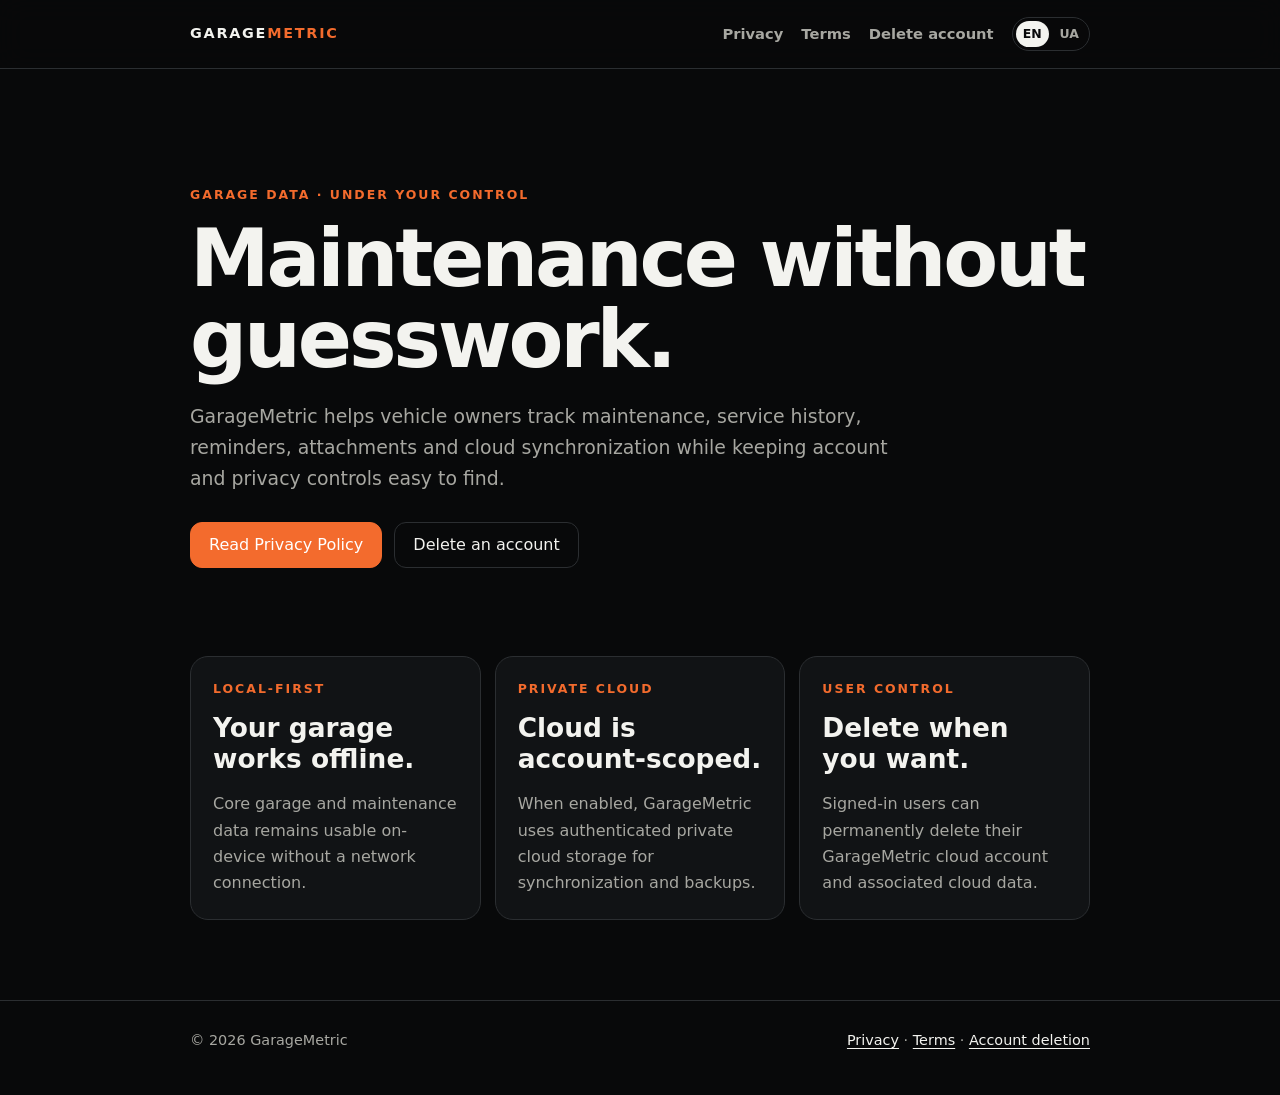
<file: index.html>
<!doctype html>
<html lang="en">
<head>
  <meta charset="utf-8">
  <meta name="viewport" content="width=device-width,initial-scale=1">
  <meta name="description" content="GarageMetric privacy and account controls.">
  <link rel="alternate" hreflang="en" href="https://uglov.github.io/garagemetric-site/">
  <link rel="alternate" hreflang="uk" href="https://uglov.github.io/garagemetric-site/uk/">
  <title>GarageMetric</title>
  <link rel="stylesheet" href="./styles.css">
</head>
<body>
<header class="site-header">
  <div class="shell nav">
    <a class="brand" href="./">GARAGE<span>METRIC</span></a>
    <nav class="nav-links" aria-label="Main navigation">
      <a href="./privacy/">Privacy</a>
      <a href="./terms/">Terms</a>
      <a href="./delete-account/">Delete account</a>
      <span class="lang-switch" aria-label="Language">
        <a class="active" href="./" lang="en">EN</a>
        <a href="./uk/" lang="uk">UA</a>
      </span>
    </nav>
  </div>
</header>
<main>
  <div class="shell">
    <section class="hero">
      <p class="kicker">GARAGE DATA · UNDER YOUR CONTROL</p>
      <h1>Maintenance without guesswork.</h1>
      <p class="lead">
        GarageMetric helps vehicle owners track maintenance, service history,
        reminders, attachments and cloud synchronization while keeping account
        and privacy controls easy to find.
      </p>
      <div class="actions">
        <a class="button" href="./privacy/">Read Privacy Policy</a>
        <a class="button secondary" href="./delete-account/">Delete an account</a>
      </div>
    </section>

    <section class="grid" aria-label="GarageMetric principles">
      <article class="card">
        <p class="kicker">LOCAL-FIRST</p>
        <h2>Your garage works offline.</h2>
        <p class="muted">Core garage and maintenance data remains usable on-device without a network connection.</p>
      </article>
      <article class="card">
        <p class="kicker">PRIVATE CLOUD</p>
        <h2>Cloud is account-scoped.</h2>
        <p class="muted">When enabled, GarageMetric uses authenticated private cloud storage for synchronization and backups.</p>
      </article>
      <article class="card">
        <p class="kicker">USER CONTROL</p>
        <h2>Delete when you want.</h2>
        <p class="muted">Signed-in users can permanently delete their GarageMetric cloud account and associated cloud data.</p>
      </article>
    </section>
  </div>
</main>
<footer class="footer">
  <div class="shell footer-row">
    <span>© 2026 GarageMetric</span>
    <span><a href="./privacy/">Privacy</a> · <a href="./terms/">Terms</a> · <a href="./delete-account/">Account deletion</a></span>
  </div>
</footer>
</body>
</html>
</file>
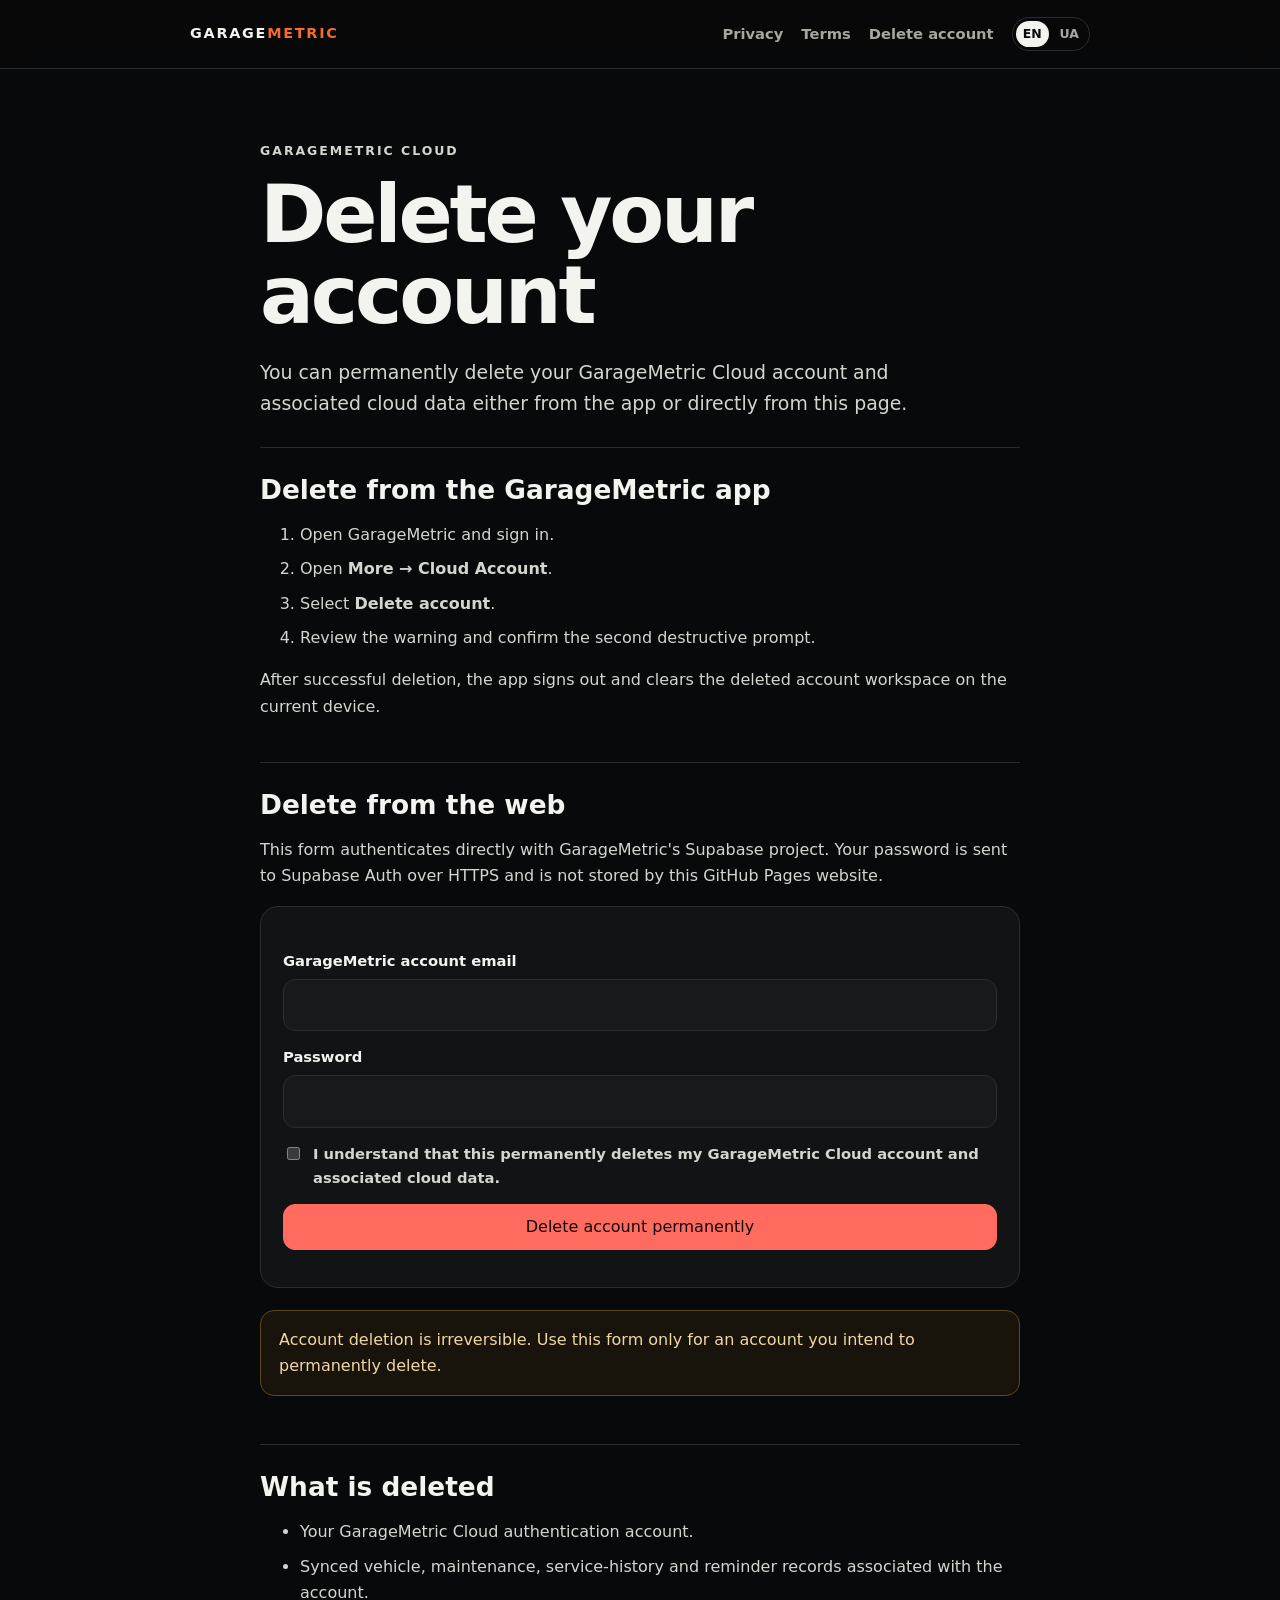
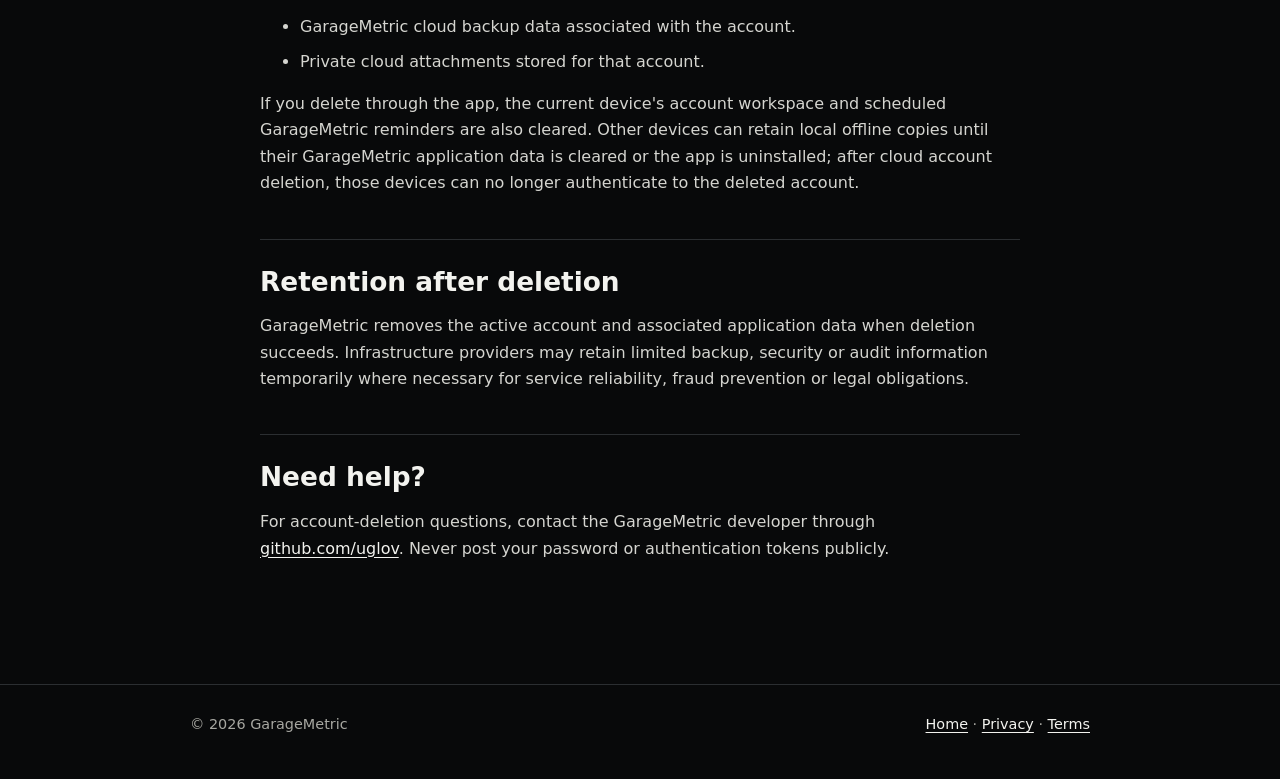
<file: delete-account/index.html>
<!doctype html>
<html lang="en">
<head>
  <meta charset="utf-8">
  <meta name="viewport" content="width=device-width,initial-scale=1">
  <meta name="description" content="Delete a GarageMetric account and associated cloud data.">
  <link rel="alternate" hreflang="en" href="https://uglov.github.io/garagemetric-site/delete-account/">
  <link rel="alternate" hreflang="uk" href="https://uglov.github.io/garagemetric-site/uk/delete-account/">
  <title>Delete Account · GarageMetric</title>
  <link rel="stylesheet" href="../styles.css">
</head>
<body>
<header class="site-header">
  <div class="shell nav">
    <a class="brand" href="../">GARAGE<span>METRIC</span></a>
    <nav class="nav-links" aria-label="Main navigation">
      <a href="../privacy/">Privacy</a>
      <a href="../terms/">Terms</a>
      <a href="./">Delete account</a>
      <span class="lang-switch" aria-label="Language">
        <a class="active" href="./" lang="en">EN</a>
        <a href="../uk/delete-account/" lang="uk">UA</a>
      </span>
    </nav>
  </div>
</header>
<main>
  <div class="shell prose">
    <p class="kicker">GARAGEMETRIC CLOUD</p>
    <h1>Delete your account</h1>
    <p class="lead">
      You can permanently delete your GarageMetric Cloud account and associated
      cloud data either from the app or directly from this page.
    </p>

    <section>
      <h2>Delete from the GarageMetric app</h2>
      <ol>
        <li>Open GarageMetric and sign in.</li>
        <li>Open <strong>More → Cloud Account</strong>.</li>
        <li>Select <strong>Delete account</strong>.</li>
        <li>Review the warning and confirm the second destructive prompt.</li>
      </ol>
      <p>
        After successful deletion, the app signs out and clears the deleted
        account workspace on the current device.
      </p>
    </section>

    <section>
      <h2>Delete from the web</h2>
      <p>
        This form authenticates directly with GarageMetric's Supabase project.
        Your password is sent to Supabase Auth over HTTPS and is not stored by
        this GitHub Pages website.
      </p>

      <div class="card">
        <form id="delete-form" class="form">
          <label>
            GarageMetric account email
            <input id="email" type="email" autocomplete="username" required>
          </label>
          <label>
            Password
            <input id="password" type="password" autocomplete="current-password" required>
          </label>
          <label class="check">
            <input id="confirm" type="checkbox" required>
            <span>I understand that this permanently deletes my GarageMetric Cloud account and associated cloud data.</span>
          </label>
          <button id="delete-button" class="button danger" type="submit">Delete account permanently</button>
        </form>
        <p id="status" class="meta" role="status" aria-live="polite"></p>
      </div>

      <div class="notice">
        Account deletion is irreversible. Use this form only for an account you
        intend to permanently delete.
      </div>
    </section>

    <section>
      <h2>What is deleted</h2>
      <ul>
        <li>Your GarageMetric Cloud authentication account.</li>
        <li>Synced vehicle, maintenance, service-history and reminder records associated with the account.</li>
        <li>GarageMetric cloud backup data associated with the account.</li>
        <li>Private cloud attachments stored for that account.</li>
      </ul>
      <p>
        If you delete through the app, the current device's account workspace
        and scheduled GarageMetric reminders are also cleared. Other devices
        can retain local offline copies until their GarageMetric application
        data is cleared or the app is uninstalled; after cloud account deletion,
        those devices can no longer authenticate to the deleted account.
      </p>
    </section>

    <section>
      <h2>Retention after deletion</h2>
      <p>
        GarageMetric removes the active account and associated application data
        when deletion succeeds. Infrastructure providers may retain limited
        backup, security or audit information temporarily where necessary for
        service reliability, fraud prevention or legal obligations.
      </p>
    </section>

    <section>
      <h2>Need help?</h2>
      <p>
        For account-deletion questions, contact the GarageMetric developer
        through <a href="https://github.com/uglov" rel="noopener">github.com/uglov</a>.
        Never post your password or authentication tokens publicly.
      </p>
    </section>
  </div>
</main>
<footer class="footer">
  <div class="shell footer-row">
    <span>© 2026 GarageMetric</span>
    <span><a href="../">Home</a> · <a href="../privacy/">Privacy</a> · <a href="../terms/">Terms</a></span>
  </div>
</footer>

<script>
  const supabaseUrl = 'https://bjilhaqxdiahhsifgjwq.supabase.co';
  const publishableKey = 'sb_publishable_UfRLtL2JNu8vcKuX-IXF0g_2H0YJZNK';

  const form = document.getElementById('delete-form');
  const email = document.getElementById('email');
  const password = document.getElementById('password');
  const confirm = document.getElementById('confirm');
  const button = document.getElementById('delete-button');
  const status = document.getElementById('status');

  function show(message, kind='meta') {
    status.className = kind;
    status.textContent = message;
  }

  async function authenticate(accountEmail, accountPassword) {
    const response = await fetch(
      `${supabaseUrl}/auth/v1/token?grant_type=password`,
      {
        method: 'POST',
        headers: {
          apikey: publishableKey,
          'Content-Type': 'application/json',
        },
        body: JSON.stringify({
          email: accountEmail,
          password: accountPassword,
        }),
      },
    );

    if (!response.ok) {
      throw new Error(
        'Could not authenticate this GarageMetric account. Check the email and password.',
      );
    }

    const data = await response.json();
    if (!data?.access_token) {
      throw new Error('Authentication returned an invalid response.');
    }

    return data.access_token;
  }

  async function deleteAccount(accessToken) {
    const response = await fetch(
      `${supabaseUrl}/functions/v1/delete-account`,
      {
        method: 'POST',
        headers: {
          apikey: publishableKey,
          Authorization: `Bearer ${accessToken}`,
          'Content-Type': 'application/json',
        },
        body: JSON.stringify({ confirm: true }),
      },
    );

    let data = null;
    try {
      data = await response.json();
    } catch {}

    if (!response.ok || data?.deleted !== true) {
      throw new Error(
        data?.error || 'Account deletion could not be completed. Please try again.',
      );
    }
  }

  form.addEventListener('submit', async event => {
    event.preventDefault();
    if (!confirm.checked) return;

    button.disabled = true;
    show('Authenticating and deleting your account…');

    let accessToken = null;

    try {
      accessToken = await authenticate(
        email.value.trim(),
        password.value,
      );

      await deleteAccount(accessToken);

      accessToken = null;
      password.value = '';
      form.reset();
      form.hidden = true;

      show(
        'Your GarageMetric Cloud account and associated cloud data were deleted.',
        'success',
      );
    } catch (error) {
      accessToken = null;
      password.value = '';
      show(
        error instanceof Error ? error.message : String(error),
        'error',
      );
      button.disabled = false;
    }
  });
</script>
</body>
</html>
</file>
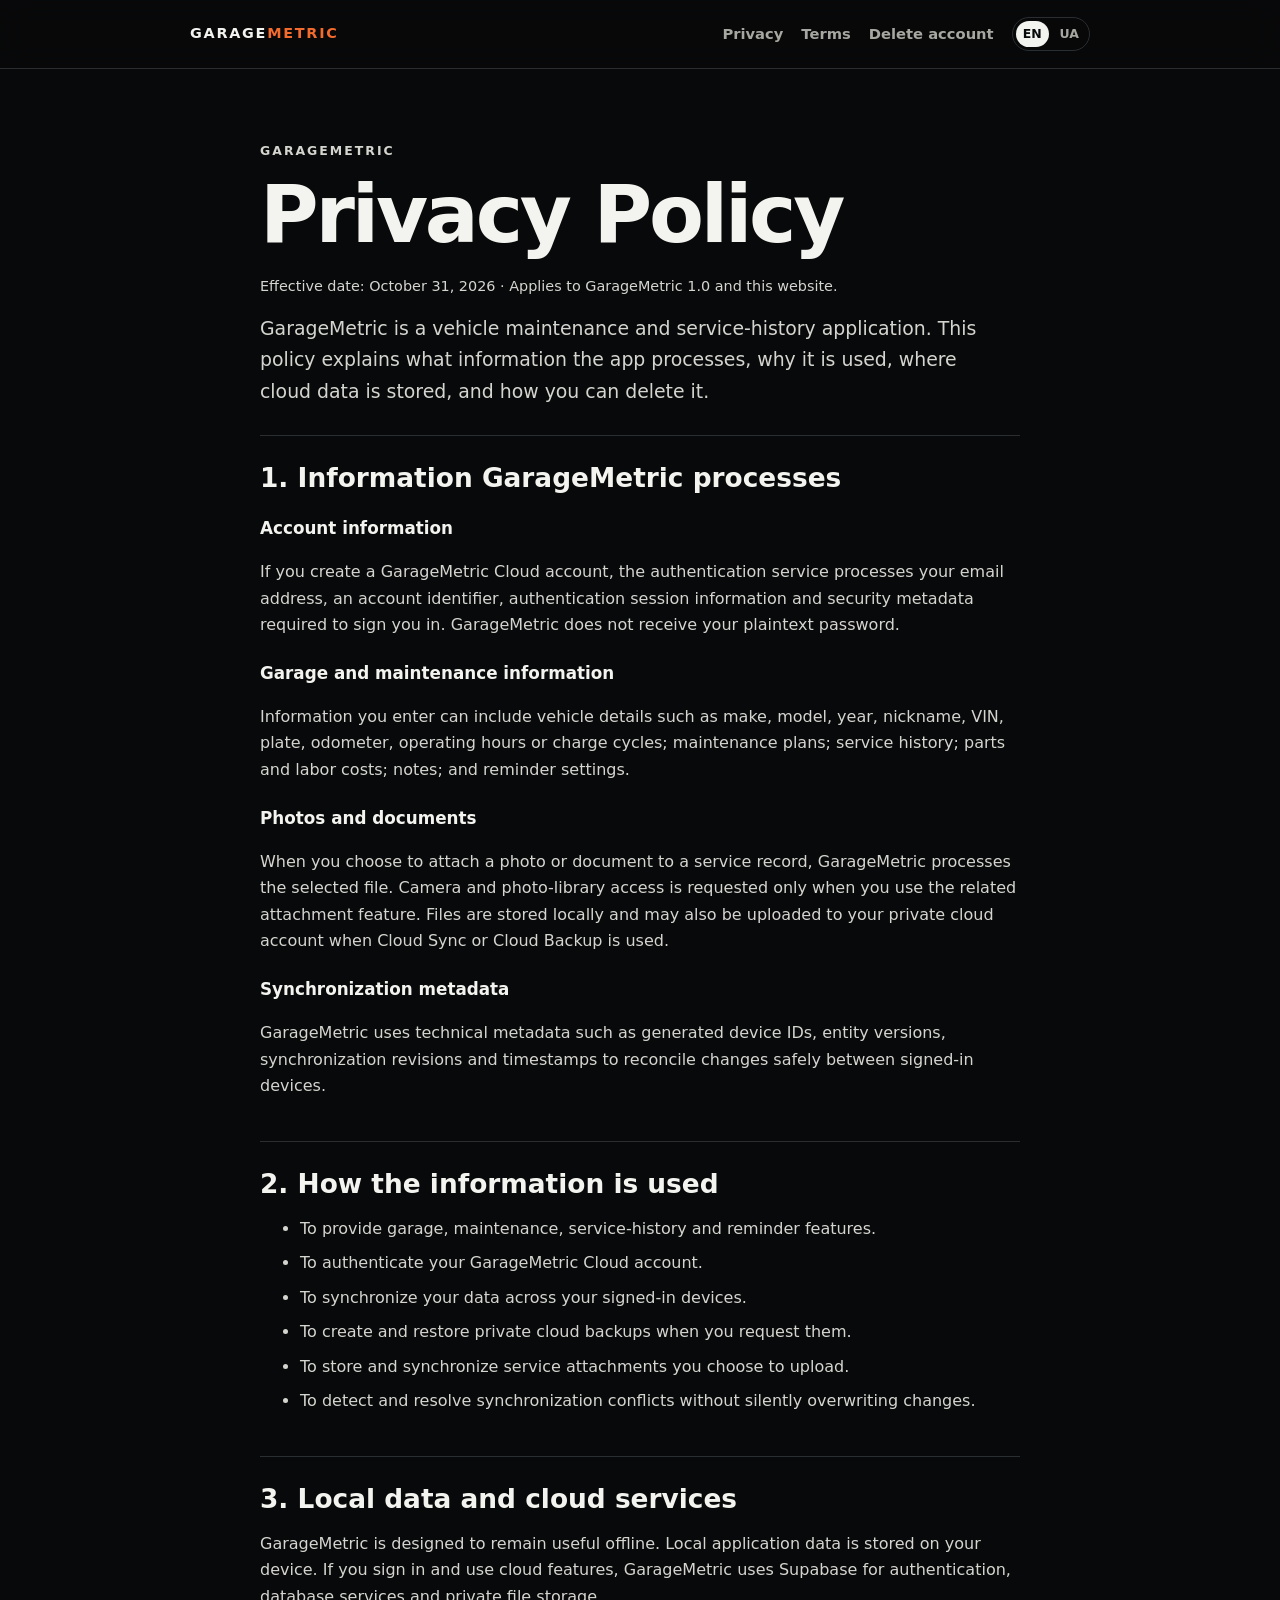
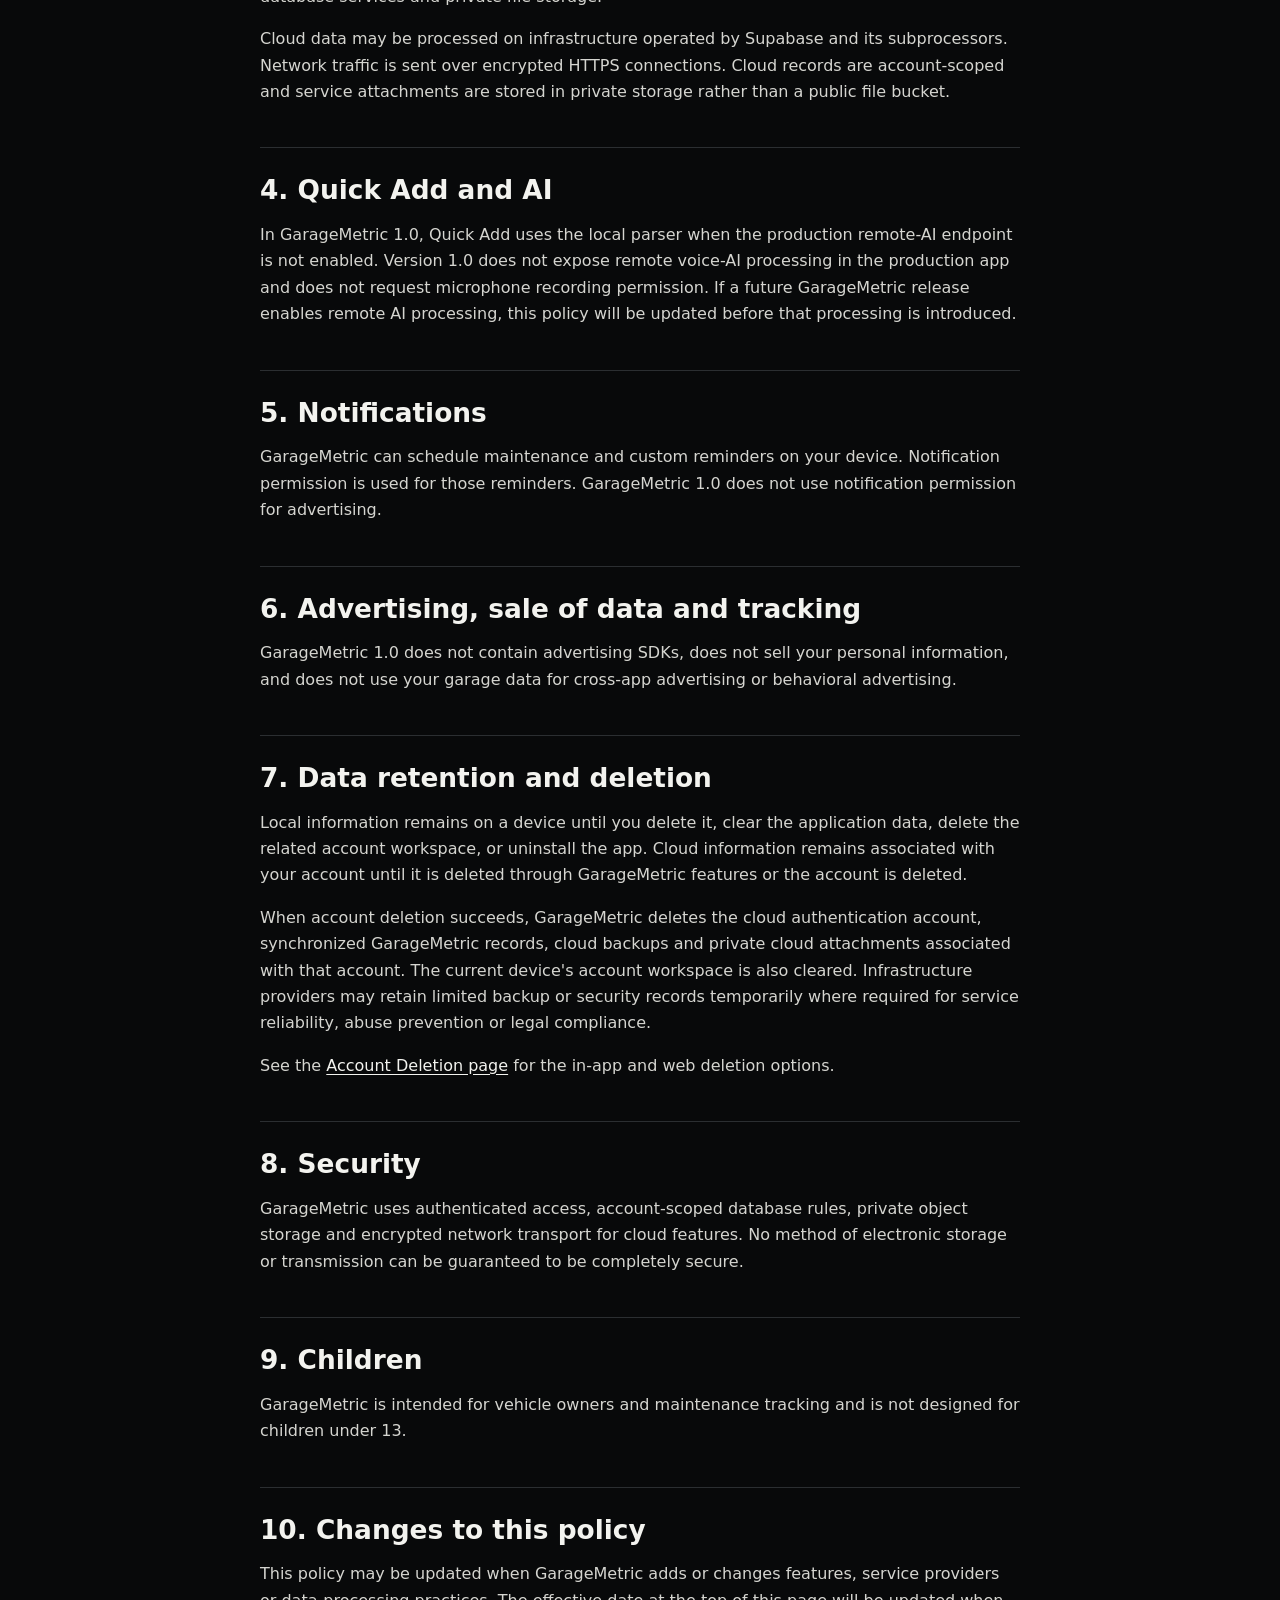
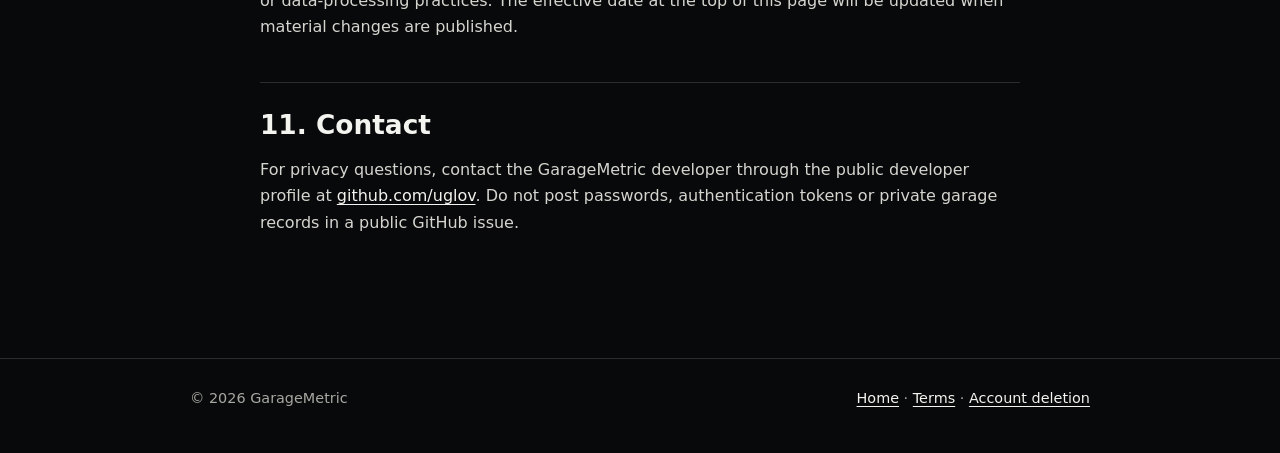
<file: privacy/index.html>
<!doctype html>
<html lang="en">
<head>
  <meta charset="utf-8">
  <meta name="viewport" content="width=device-width,initial-scale=1">
  <meta name="description" content="GarageMetric Privacy Policy.">
  <link rel="alternate" hreflang="en" href="https://uglov.github.io/garagemetric-site/privacy/">
  <link rel="alternate" hreflang="uk" href="https://uglov.github.io/garagemetric-site/uk/privacy/">
  <title>Privacy Policy · GarageMetric</title>
  <link rel="stylesheet" href="../styles.css">
</head>
<body>
<header class="site-header">
  <div class="shell nav">
    <a class="brand" href="../">GARAGE<span>METRIC</span></a>
    <nav class="nav-links" aria-label="Main navigation">
      <a href="./">Privacy</a>
      <a href="../terms/">Terms</a>
      <a href="../delete-account/">Delete account</a>
      <span class="lang-switch" aria-label="Language">
        <a class="active" href="./" lang="en">EN</a>
        <a href="../uk/privacy/" lang="uk">UA</a>
      </span>
    </nav>
  </div>
</header>
<main>
  <div class="shell prose">
    <p class="kicker">GARAGEMETRIC</p>
    <h1>Privacy Policy</h1>
    <p class="meta">Effective date: October 31, 2026 · Applies to GarageMetric 1.0 and this website.</p>
    <p class="lead">
      GarageMetric is a vehicle maintenance and service-history application.
      This policy explains what information the app processes, why it is used,
      where cloud data is stored, and how you can delete it.
    </p>

    <section>
      <h2>1. Information GarageMetric processes</h2>
      <h3>Account information</h3>
      <p>
        If you create a GarageMetric Cloud account, the authentication service
        processes your email address, an account identifier, authentication
        session information and security metadata required to sign you in.
        GarageMetric does not receive your plaintext password.
      </p>

      <h3>Garage and maintenance information</h3>
      <p>
        Information you enter can include vehicle details such as make, model,
        year, nickname, VIN, plate, odometer, operating hours or charge cycles;
        maintenance plans; service history; parts and labor costs; notes; and
        reminder settings.
      </p>

      <h3>Photos and documents</h3>
      <p>
        When you choose to attach a photo or document to a service record,
        GarageMetric processes the selected file. Camera and photo-library
        access is requested only when you use the related attachment feature.
        Files are stored locally and may also be uploaded to your private cloud
        account when Cloud Sync or Cloud Backup is used.
      </p>

      <h3>Synchronization metadata</h3>
      <p>
        GarageMetric uses technical metadata such as generated device IDs,
        entity versions, synchronization revisions and timestamps to reconcile
        changes safely between signed-in devices.
      </p>
    </section>

    <section>
      <h2>2. How the information is used</h2>
      <ul>
        <li>To provide garage, maintenance, service-history and reminder features.</li>
        <li>To authenticate your GarageMetric Cloud account.</li>
        <li>To synchronize your data across your signed-in devices.</li>
        <li>To create and restore private cloud backups when you request them.</li>
        <li>To store and synchronize service attachments you choose to upload.</li>
        <li>To detect and resolve synchronization conflicts without silently overwriting changes.</li>
      </ul>
    </section>

    <section>
      <h2>3. Local data and cloud services</h2>
      <p>
        GarageMetric is designed to remain useful offline. Local application
        data is stored on your device. If you sign in and use cloud features,
        GarageMetric uses Supabase for authentication, database services and
        private file storage.
      </p>
      <p>
        Cloud data may be processed on infrastructure operated by Supabase and
        its subprocessors. Network traffic is sent over encrypted HTTPS
        connections. Cloud records are account-scoped and service attachments
        are stored in private storage rather than a public file bucket.
      </p>
    </section>

    <section>
      <h2>4. Quick Add and AI</h2>
      <p>
        In GarageMetric 1.0, Quick Add uses the local parser when the production
        remote-AI endpoint is not enabled. Version 1.0 does not expose remote
        voice-AI processing in the production app and does not request
        microphone recording permission. If a future GarageMetric release
        enables remote AI processing, this policy will be updated before that
        processing is introduced.
      </p>
    </section>

    <section>
      <h2>5. Notifications</h2>
      <p>
        GarageMetric can schedule maintenance and custom reminders on your
        device. Notification permission is used for those reminders. GarageMetric
        1.0 does not use notification permission for advertising.
      </p>
    </section>

    <section>
      <h2>6. Advertising, sale of data and tracking</h2>
      <p>
        GarageMetric 1.0 does not contain advertising SDKs, does not sell your
        personal information, and does not use your garage data for cross-app
        advertising or behavioral advertising.
      </p>
    </section>

    <section>
      <h2>7. Data retention and deletion</h2>
      <p>
        Local information remains on a device until you delete it, clear the
        application data, delete the related account workspace, or uninstall
        the app. Cloud information remains associated with your account until
        it is deleted through GarageMetric features or the account is deleted.
      </p>
      <p>
        When account deletion succeeds, GarageMetric deletes the cloud
        authentication account, synchronized GarageMetric records, cloud
        backups and private cloud attachments associated with that account.
        The current device's account workspace is also cleared. Infrastructure
        providers may retain limited backup or security records temporarily
        where required for service reliability, abuse prevention or legal
        compliance.
      </p>
      <p>
        See the <a href="../delete-account/">Account Deletion page</a> for the
        in-app and web deletion options.
      </p>
    </section>

    <section>
      <h2>8. Security</h2>
      <p>
        GarageMetric uses authenticated access, account-scoped database rules,
        private object storage and encrypted network transport for cloud
        features. No method of electronic storage or transmission can be
        guaranteed to be completely secure.
      </p>
    </section>

    <section>
      <h2>9. Children</h2>
      <p>
        GarageMetric is intended for vehicle owners and maintenance tracking
        and is not designed for children under 13.
      </p>
    </section>

    <section>
      <h2>10. Changes to this policy</h2>
      <p>
        This policy may be updated when GarageMetric adds or changes features,
        service providers or data-processing practices. The effective date at
        the top of this page will be updated when material changes are published.
      </p>
    </section>

    <section>
      <h2>11. Contact</h2>
      <p>
        For privacy questions, contact the GarageMetric developer through the
        public developer profile at
        <a href="https://github.com/uglov" rel="noopener">github.com/uglov</a>.
        Do not post passwords, authentication tokens or private garage records
        in a public GitHub issue.
      </p>
    </section>
  </div>
</main>
<footer class="footer">
  <div class="shell footer-row">
    <span>© 2026 GarageMetric</span>
    <span><a href="../">Home</a> · <a href="../terms/">Terms</a> · <a href="../delete-account/">Account deletion</a></span>
  </div>
</footer>
</body>
</html>
</file>
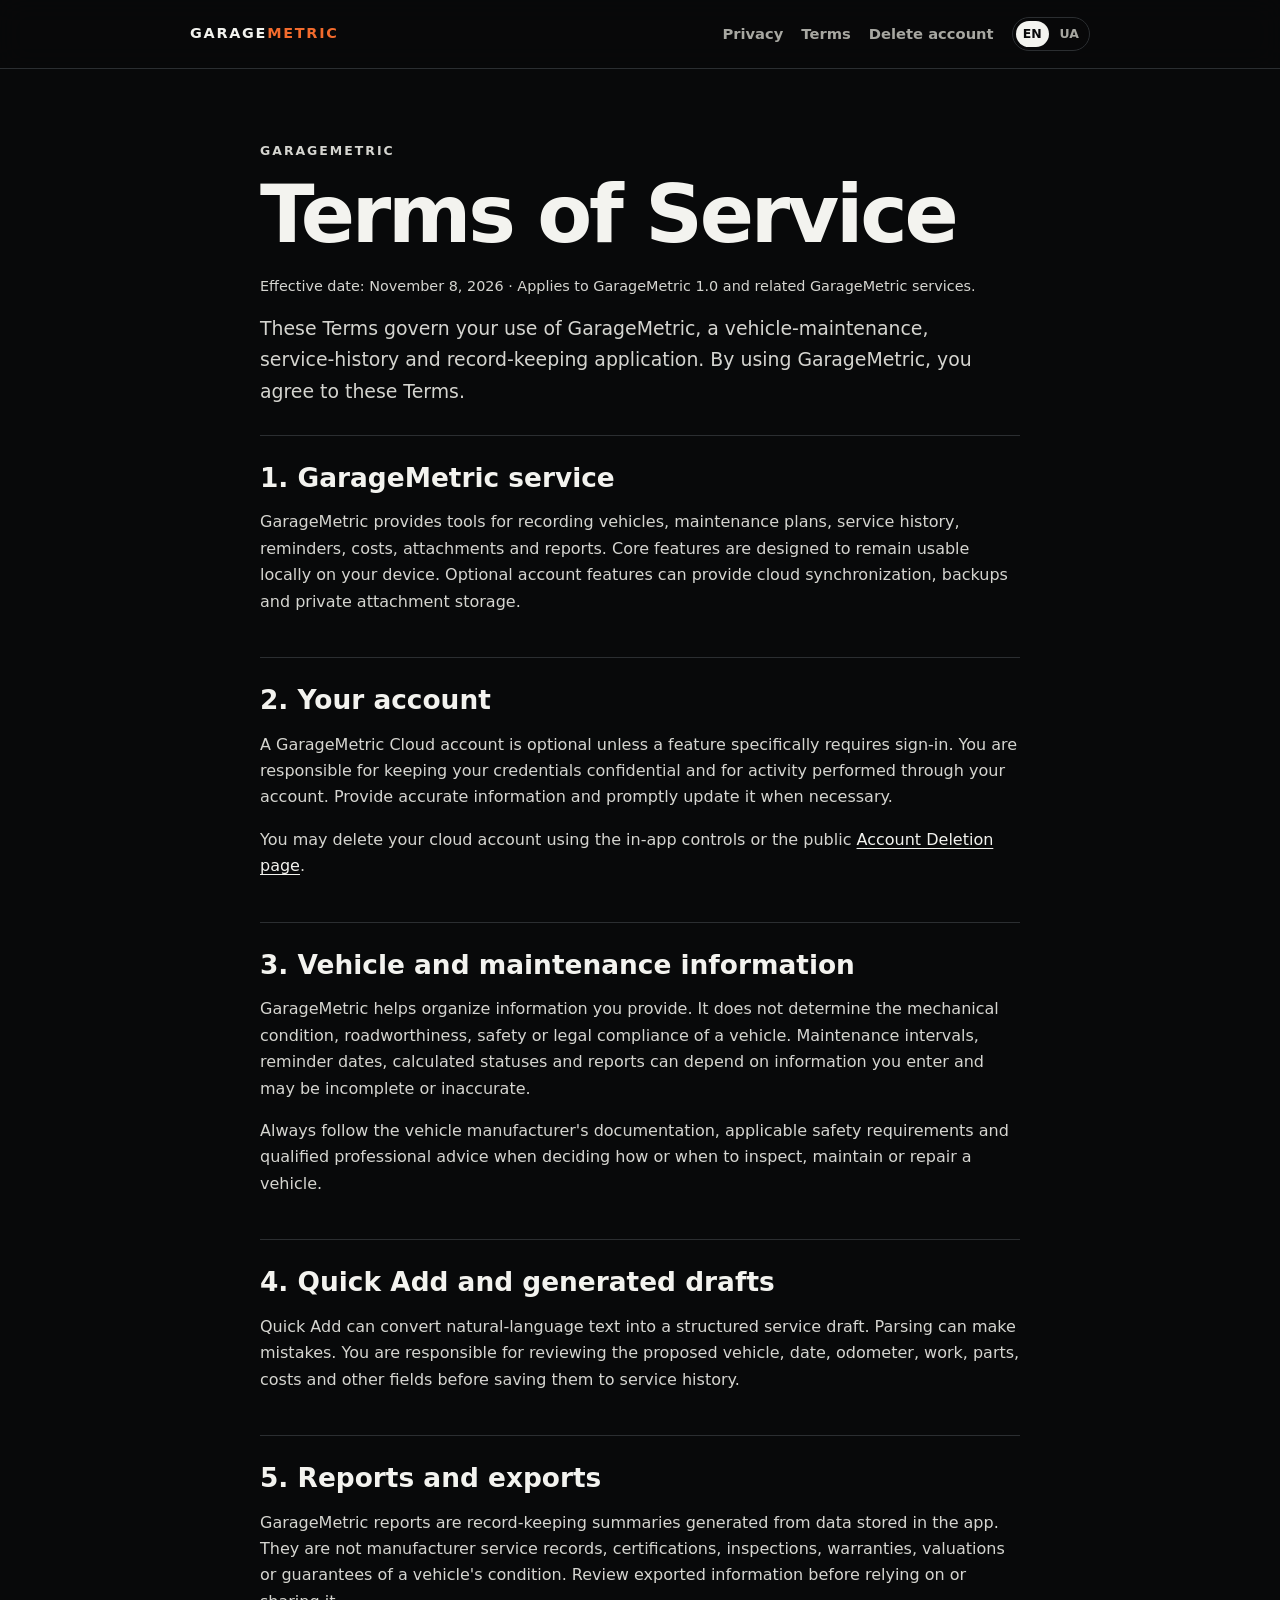
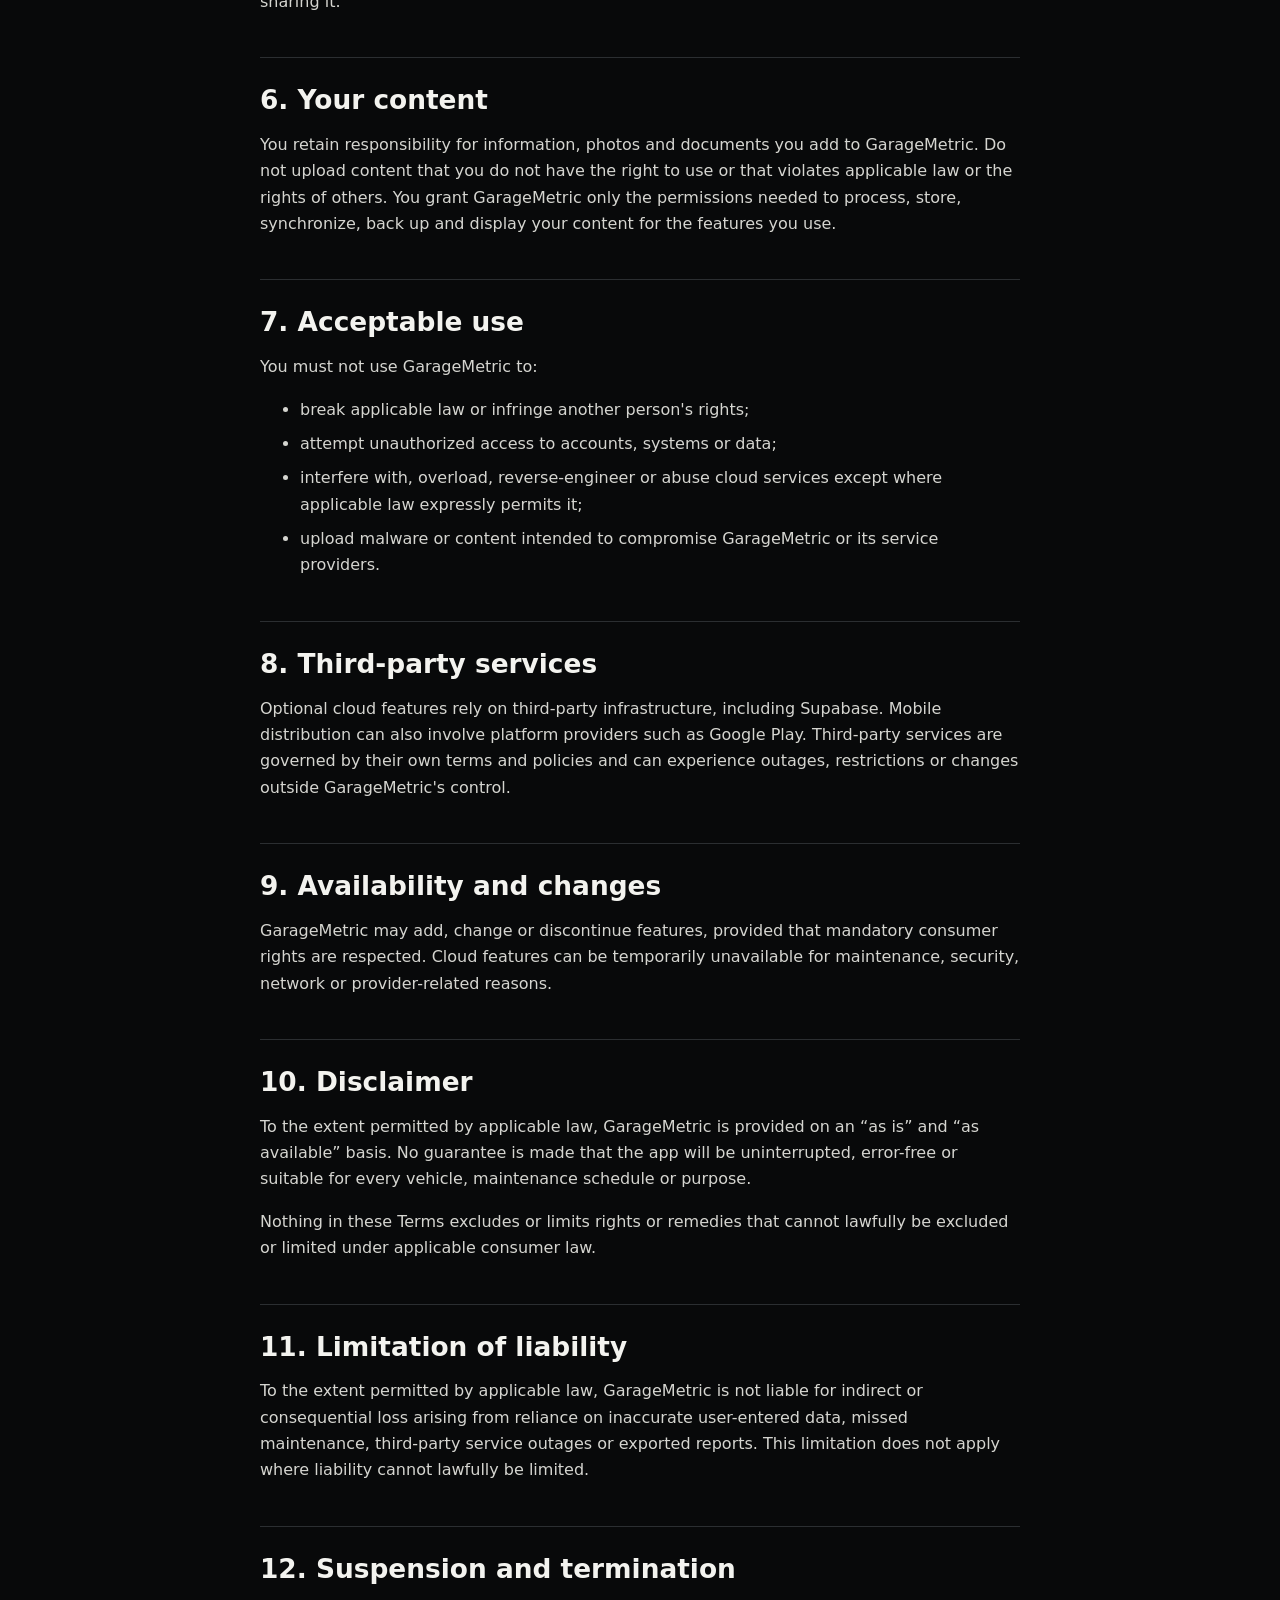
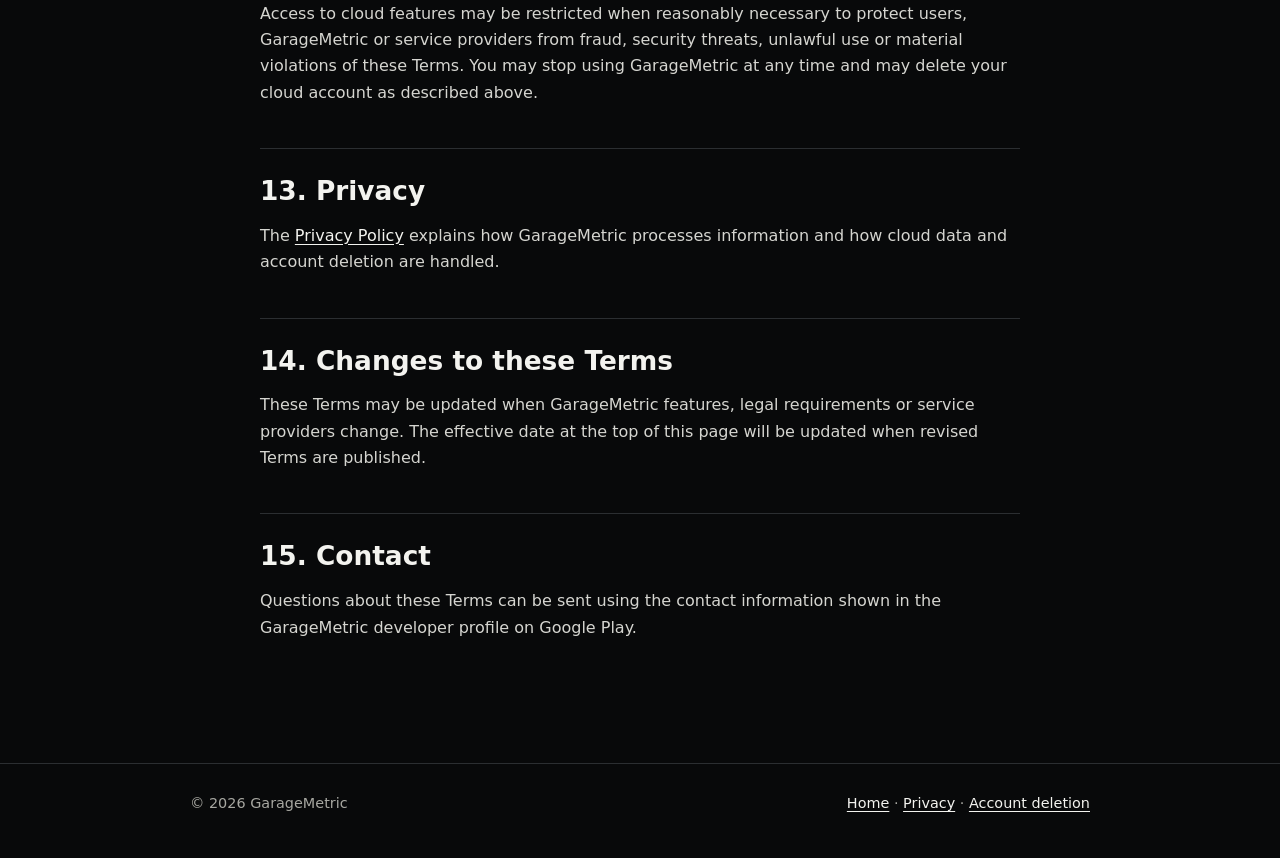
<file: terms/index.html>
<!doctype html>
<html lang="en">
<head>
  <meta charset="utf-8">
  <meta name="viewport" content="width=device-width,initial-scale=1">
  <meta name="description" content="GarageMetric Terms of Service.">
  <link rel="alternate" hreflang="en" href="https://uglov.github.io/garagemetric-site/terms/">
  <link rel="alternate" hreflang="uk" href="https://uglov.github.io/garagemetric-site/uk/terms/">
  <title>Terms of Service · GarageMetric</title>
  <link rel="stylesheet" href="../styles.css">
</head>
<body>
<header class="site-header">
  <div class="shell nav">
    <a class="brand" href="../">GARAGE<span>METRIC</span></a>
    <nav class="nav-links" aria-label="Main navigation">
      <a href="../privacy/">Privacy</a>
      <a href="./">Terms</a>
      <a href="../delete-account/">Delete account</a>
      <span class="lang-switch" aria-label="Language">
        <a class="active" href="./" lang="en">EN</a>
        <a href="../uk/terms/" lang="uk">UA</a>
      </span>
    </nav>
  </div>
</header>
<main>
  <div class="shell prose">
    <p class="kicker">GARAGEMETRIC</p>
    <h1>Terms of Service</h1>
    <p class="meta">Effective date: November 8, 2026 · Applies to GarageMetric 1.0 and related GarageMetric services.</p>
    <p class="lead">
      These Terms govern your use of GarageMetric, a vehicle-maintenance,
      service-history and record-keeping application. By using GarageMetric,
      you agree to these Terms.
    </p>

    <section>
      <h2>1. GarageMetric service</h2>
      <p>
        GarageMetric provides tools for recording vehicles, maintenance plans,
        service history, reminders, costs, attachments and reports. Core
        features are designed to remain usable locally on your device.
        Optional account features can provide cloud synchronization, backups
        and private attachment storage.
      </p>
    </section>

    <section>
      <h2>2. Your account</h2>
      <p>
        A GarageMetric Cloud account is optional unless a feature specifically
        requires sign-in. You are responsible for keeping your credentials
        confidential and for activity performed through your account. Provide
        accurate information and promptly update it when necessary.
      </p>
      <p>
        You may delete your cloud account using the in-app controls or the
        public <a href="../delete-account/">Account Deletion page</a>.
      </p>
    </section>

    <section>
      <h2>3. Vehicle and maintenance information</h2>
      <p>
        GarageMetric helps organize information you provide. It does not
        determine the mechanical condition, roadworthiness, safety or legal
        compliance of a vehicle. Maintenance intervals, reminder dates,
        calculated statuses and reports can depend on information you enter and
        may be incomplete or inaccurate.
      </p>
      <p>
        Always follow the vehicle manufacturer's documentation, applicable
        safety requirements and qualified professional advice when deciding how
        or when to inspect, maintain or repair a vehicle.
      </p>
    </section>

    <section>
      <h2>4. Quick Add and generated drafts</h2>
      <p>
        Quick Add can convert natural-language text into a structured service
        draft. Parsing can make mistakes. You are responsible for reviewing the
        proposed vehicle, date, odometer, work, parts, costs and other fields
        before saving them to service history.
      </p>
    </section>

    <section>
      <h2>5. Reports and exports</h2>
      <p>
        GarageMetric reports are record-keeping summaries generated from data
        stored in the app. They are not manufacturer service records,
        certifications, inspections, warranties, valuations or guarantees of a
        vehicle's condition. Review exported information before relying on or
        sharing it.
      </p>
    </section>

    <section>
      <h2>6. Your content</h2>
      <p>
        You retain responsibility for information, photos and documents you
        add to GarageMetric. Do not upload content that you do not have the
        right to use or that violates applicable law or the rights of others.
        You grant GarageMetric only the permissions needed to process, store,
        synchronize, back up and display your content for the features you use.
      </p>
    </section>

    <section>
      <h2>7. Acceptable use</h2>
      <p>You must not use GarageMetric to:</p>
      <ul>
        <li>break applicable law or infringe another person's rights;</li>
        <li>attempt unauthorized access to accounts, systems or data;</li>
        <li>interfere with, overload, reverse-engineer or abuse cloud services except where applicable law expressly permits it;</li>
        <li>upload malware or content intended to compromise GarageMetric or its service providers.</li>
      </ul>
    </section>

    <section>
      <h2>8. Third-party services</h2>
      <p>
        Optional cloud features rely on third-party infrastructure, including
        Supabase. Mobile distribution can also involve platform providers such
        as Google Play. Third-party services are governed by their own terms
        and policies and can experience outages, restrictions or changes
        outside GarageMetric's control.
      </p>
    </section>

    <section>
      <h2>9. Availability and changes</h2>
      <p>
        GarageMetric may add, change or discontinue features, provided that
        mandatory consumer rights are respected. Cloud features can be
        temporarily unavailable for maintenance, security, network or
        provider-related reasons.
      </p>
    </section>

    <section>
      <h2>10. Disclaimer</h2>
      <p>
        To the extent permitted by applicable law, GarageMetric is provided on
        an “as is” and “as available” basis. No guarantee is made that the app
        will be uninterrupted, error-free or suitable for every vehicle,
        maintenance schedule or purpose.
      </p>
      <p>
        Nothing in these Terms excludes or limits rights or remedies that
        cannot lawfully be excluded or limited under applicable consumer law.
      </p>
    </section>

    <section>
      <h2>11. Limitation of liability</h2>
      <p>
        To the extent permitted by applicable law, GarageMetric is not liable
        for indirect or consequential loss arising from reliance on inaccurate
        user-entered data, missed maintenance, third-party service outages or
        exported reports. This limitation does not apply where liability cannot
        lawfully be limited.
      </p>
    </section>

    <section>
      <h2>12. Suspension and termination</h2>
      <p>
        Access to cloud features may be restricted when reasonably necessary
        to protect users, GarageMetric or service providers from fraud,
        security threats, unlawful use or material violations of these Terms.
        You may stop using GarageMetric at any time and may delete your cloud
        account as described above.
      </p>
    </section>

    <section>
      <h2>13. Privacy</h2>
      <p>
        The <a href="../privacy/">Privacy Policy</a> explains how GarageMetric
        processes information and how cloud data and account deletion are
        handled.
      </p>
    </section>

    <section>
      <h2>14. Changes to these Terms</h2>
      <p>
        These Terms may be updated when GarageMetric features, legal
        requirements or service providers change. The effective date at the top
        of this page will be updated when revised Terms are published.
      </p>
    </section>

    <section>
      <h2>15. Contact</h2>
      <p>
        Questions about these Terms can be sent using the contact information
        shown in the GarageMetric developer profile on Google Play.
      </p>
    </section>
  </div>
</main>
<footer class="footer">
  <div class="shell footer-row">
    <span>© 2026 GarageMetric</span>
    <span><a href="../">Home</a> · <a href="../privacy/">Privacy</a> · <a href="../delete-account/">Account deletion</a></span>
  </div>
</footer>
</body>
</html>
</file>
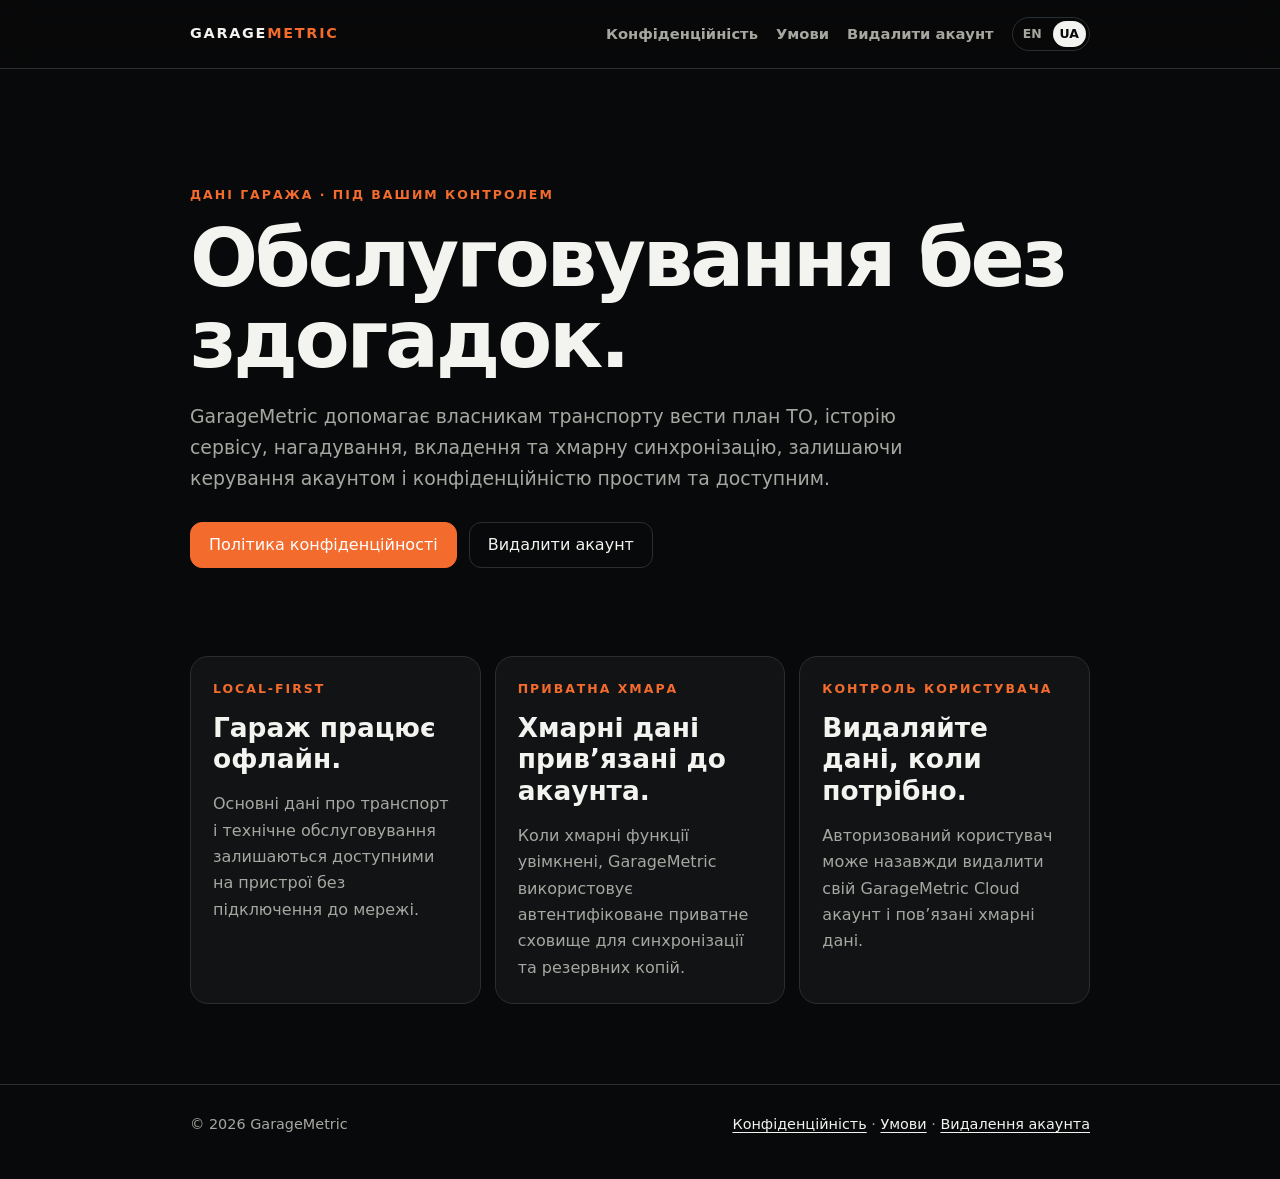
<file: uk/index.html>
<!doctype html>
<html lang="uk">
<head>
  <meta charset="utf-8">
  <meta name="viewport" content="width=device-width,initial-scale=1">
  <meta name="description" content="GarageMetric — конфіденційність, керування акаунтом і даними.">
  <link rel="alternate" hreflang="en" href="https://uglov.github.io/garagemetric-site/">
  <link rel="alternate" hreflang="uk" href="https://uglov.github.io/garagemetric-site/uk/">
  <title>GarageMetric</title>
  <link rel="stylesheet" href="../styles.css">
</head>
<body>
<header class="site-header">
  <div class="shell nav">
    <a class="brand" href="./">GARAGE<span>METRIC</span></a>
    <nav class="nav-links" aria-label="Головна навігація">
      <a href="./privacy/">Конфіденційність</a>
      <a href="./terms/">Умови</a>
      <a href="./delete-account/">Видалити акаунт</a>
      <span class="lang-switch" aria-label="Мова">
        <a href="../" lang="en">EN</a>
        <a class="active" href="./" lang="uk">UA</a>
      </span>
    </nav>
  </div>
</header>
<main>
  <div class="shell">
    <section class="hero">
      <p class="kicker">ДАНІ ГАРАЖА · ПІД ВАШИМ КОНТРОЛЕМ</p>
      <h1>Обслуговування без здогадок.</h1>
      <p class="lead">
        GarageMetric допомагає власникам транспорту вести план ТО, історію сервісу,
        нагадування, вкладення та хмарну синхронізацію, залишаючи керування
        акаунтом і конфіденційністю простим та доступним.
      </p>
      <div class="actions">
        <a class="button" href="./privacy/">Політика конфіденційності</a>
        <a class="button secondary" href="./delete-account/">Видалити акаунт</a>
      </div>
    </section>

    <section class="grid" aria-label="Принципи GarageMetric">
      <article class="card">
        <p class="kicker">LOCAL-FIRST</p>
        <h2>Гараж працює офлайн.</h2>
        <p class="muted">Основні дані про транспорт і технічне обслуговування залишаються доступними на пристрої без підключення до мережі.</p>
      </article>
      <article class="card">
        <p class="kicker">ПРИВАТНА ХМАРА</p>
        <h2>Хмарні дані прив’язані до акаунта.</h2>
        <p class="muted">Коли хмарні функції увімкнені, GarageMetric використовує автентифіковане приватне сховище для синхронізації та резервних копій.</p>
      </article>
      <article class="card">
        <p class="kicker">КОНТРОЛЬ КОРИСТУВАЧА</p>
        <h2>Видаляйте дані, коли потрібно.</h2>
        <p class="muted">Авторизований користувач може назавжди видалити свій GarageMetric Cloud акаунт і пов’язані хмарні дані.</p>
      </article>
    </section>
  </div>
</main>
<footer class="footer">
  <div class="shell footer-row">
    <span>© 2026 GarageMetric</span>
    <span><a href="./privacy/">Конфіденційність</a> · <a href="./terms/">Умови</a> · <a href="./delete-account/">Видалення акаунта</a></span>
  </div>
</footer>
</body>
</html>
</file>
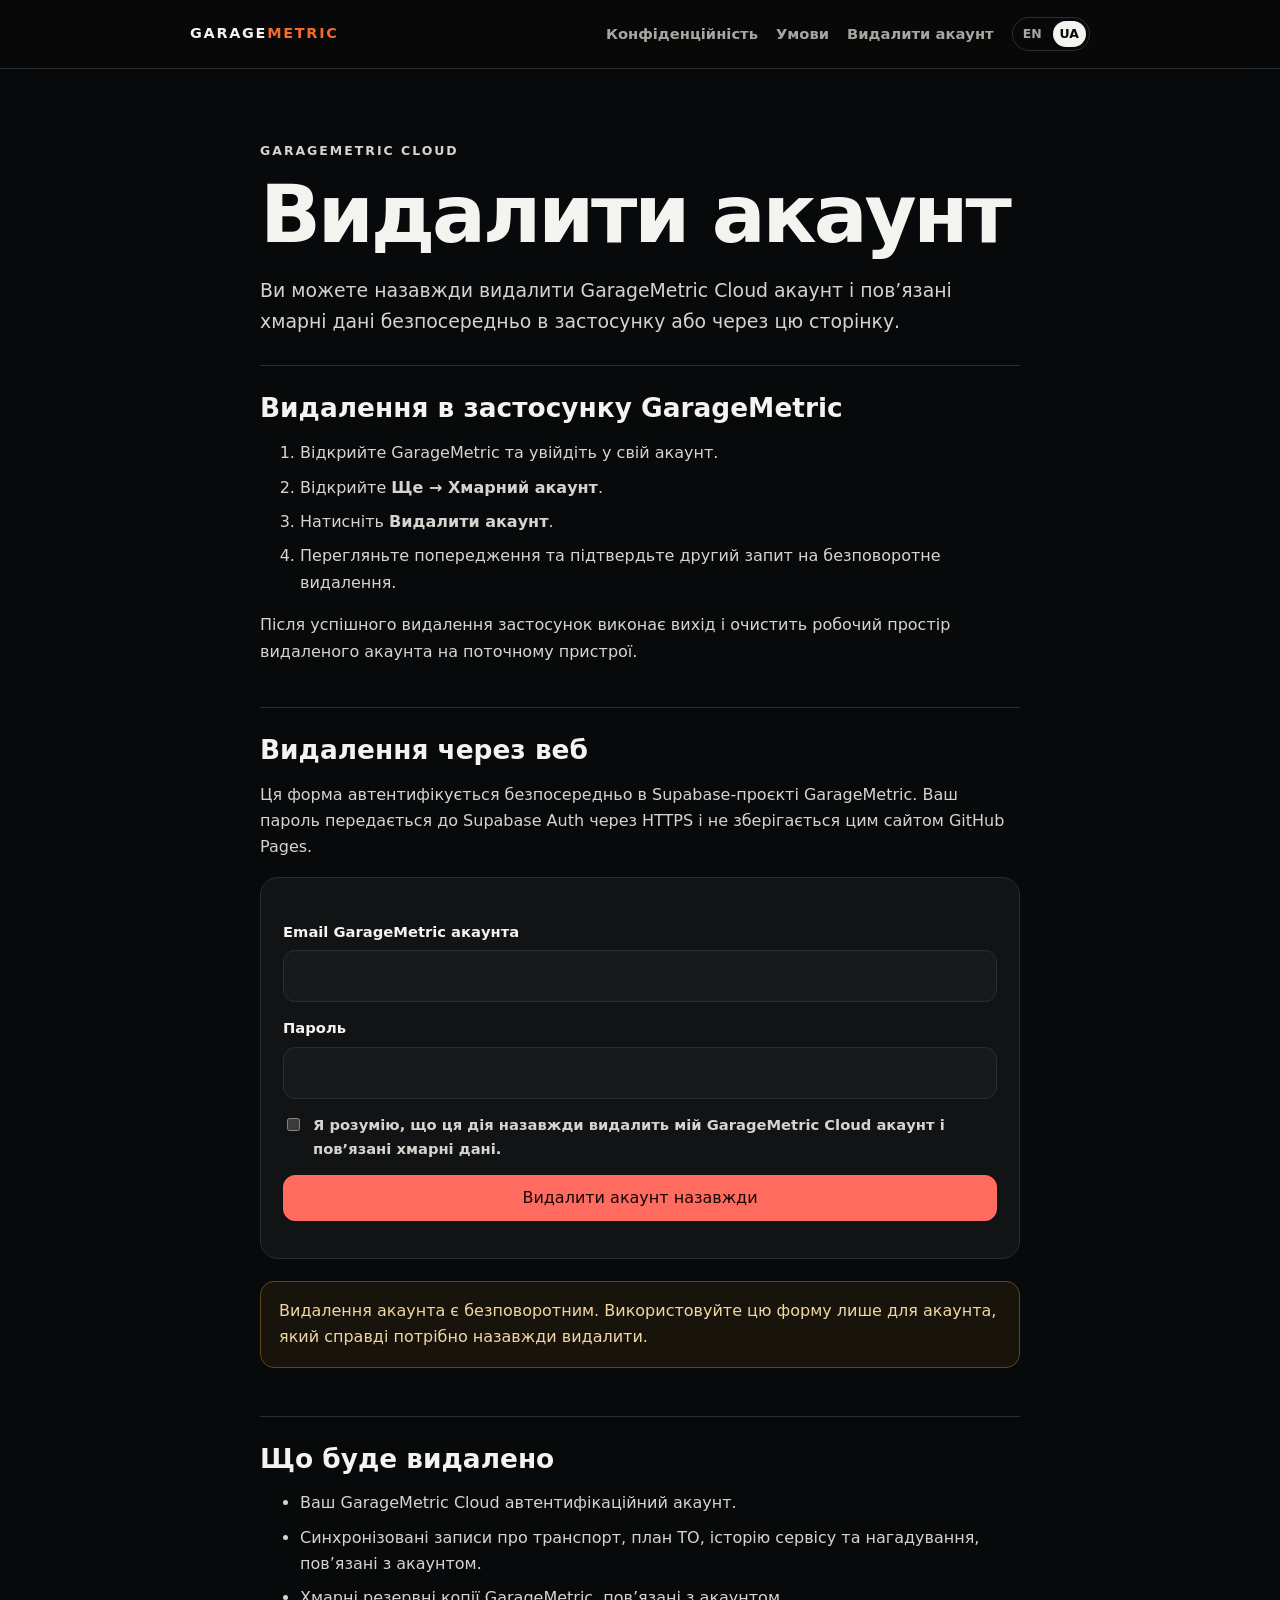
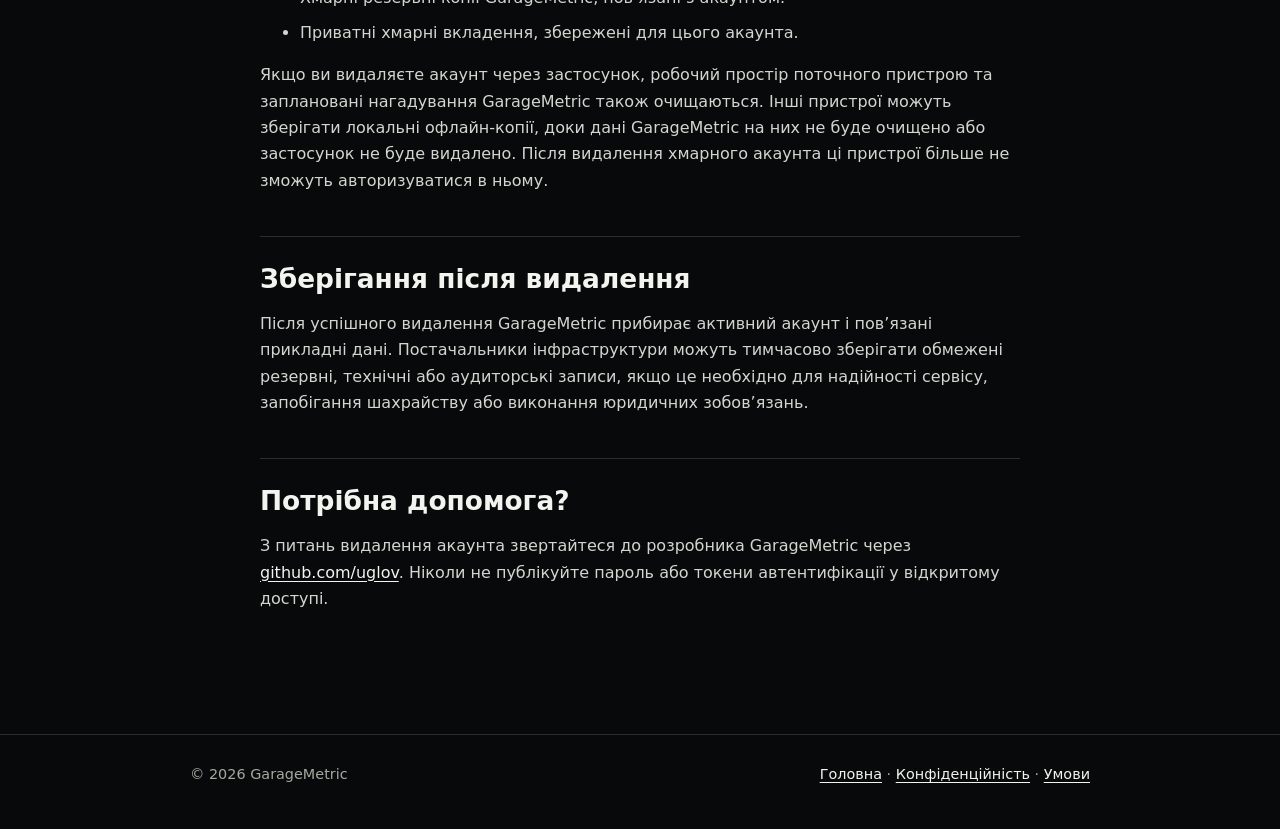
<file: uk/delete-account/index.html>
<!doctype html>
<html lang="uk">
<head>
  <meta charset="utf-8">
  <meta name="viewport" content="width=device-width,initial-scale=1">
  <meta name="description" content="Видалення GarageMetric акаунта та пов’язаних хмарних даних.">
  <link rel="alternate" hreflang="en" href="https://uglov.github.io/garagemetric-site/delete-account/">
  <link rel="alternate" hreflang="uk" href="https://uglov.github.io/garagemetric-site/uk/delete-account/">
  <title>Видалити акаунт · GarageMetric</title>
  <link rel="stylesheet" href="../../styles.css">
</head>
<body>
<header class="site-header">
  <div class="shell nav">
    <a class="brand" href="../">GARAGE<span>METRIC</span></a>
    <nav class="nav-links" aria-label="Головна навігація">
      <a href="../privacy/">Конфіденційність</a>
      <a href="../terms/">Умови</a>
      <a href="./">Видалити акаунт</a>
      <span class="lang-switch" aria-label="Мова">
        <a href="../../delete-account/" lang="en">EN</a>
        <a class="active" href="./" lang="uk">UA</a>
      </span>
    </nav>
  </div>
</header>
<main>
  <div class="shell prose">
    <p class="kicker">GARAGEMETRIC CLOUD</p>
    <h1>Видалити акаунт</h1>
    <p class="lead">
      Ви можете назавжди видалити GarageMetric Cloud акаунт і пов’язані хмарні
      дані безпосередньо в застосунку або через цю сторінку.
    </p>

    <section>
      <h2>Видалення в застосунку GarageMetric</h2>
      <ol>
        <li>Відкрийте GarageMetric та увійдіть у свій акаунт.</li>
        <li>Відкрийте <strong>Ще → Хмарний акаунт</strong>.</li>
        <li>Натисніть <strong>Видалити акаунт</strong>.</li>
        <li>Перегляньте попередження та підтвердьте другий запит на безповоротне видалення.</li>
      </ol>
      <p>
        Після успішного видалення застосунок виконає вихід і очистить робочий
        простір видаленого акаунта на поточному пристрої.
      </p>
    </section>

    <section>
      <h2>Видалення через веб</h2>
      <p>
        Ця форма автентифікується безпосередньо в Supabase-проєкті GarageMetric.
        Ваш пароль передається до Supabase Auth через HTTPS і не зберігається
        цим сайтом GitHub Pages.
      </p>

      <div class="card">
        <form id="delete-form" class="form">
          <label>
            Email GarageMetric акаунта
            <input id="email" type="email" autocomplete="username" required>
          </label>
          <label>
            Пароль
            <input id="password" type="password" autocomplete="current-password" required>
          </label>
          <label class="check">
            <input id="confirm" type="checkbox" required>
            <span>Я розумію, що ця дія назавжди видалить мій GarageMetric Cloud акаунт і пов’язані хмарні дані.</span>
          </label>
          <button id="delete-button" class="button danger" type="submit">Видалити акаунт назавжди</button>
        </form>
        <p id="status" class="meta" role="status" aria-live="polite"></p>
      </div>

      <div class="notice">
        Видалення акаунта є безповоротним. Використовуйте цю форму лише для
        акаунта, який справді потрібно назавжди видалити.
      </div>
    </section>

    <section>
      <h2>Що буде видалено</h2>
      <ul>
        <li>Ваш GarageMetric Cloud автентифікаційний акаунт.</li>
        <li>Синхронізовані записи про транспорт, план ТО, історію сервісу та нагадування, пов’язані з акаунтом.</li>
        <li>Хмарні резервні копії GarageMetric, пов’язані з акаунтом.</li>
        <li>Приватні хмарні вкладення, збережені для цього акаунта.</li>
      </ul>
      <p>
        Якщо ви видаляєте акаунт через застосунок, робочий простір поточного
        пристрою та заплановані нагадування GarageMetric також очищаються.
        Інші пристрої можуть зберігати локальні офлайн-копії, доки дані GarageMetric
        на них не буде очищено або застосунок не буде видалено. Після видалення
        хмарного акаунта ці пристрої більше не зможуть авторизуватися в ньому.
      </p>
    </section>

    <section>
      <h2>Зберігання після видалення</h2>
      <p>
        Після успішного видалення GarageMetric прибирає активний акаунт і
        пов’язані прикладні дані. Постачальники інфраструктури можуть тимчасово
        зберігати обмежені резервні, технічні або аудиторські записи, якщо це
        необхідно для надійності сервісу, запобігання шахрайству або виконання
        юридичних зобов’язань.
      </p>
    </section>

    <section>
      <h2>Потрібна допомога?</h2>
      <p>
        З питань видалення акаунта звертайтеся до розробника GarageMetric через
        <a href="https://github.com/uglov" rel="noopener">github.com/uglov</a>.
        Ніколи не публікуйте пароль або токени автентифікації у відкритому доступі.
      </p>
    </section>
  </div>
</main>
<footer class="footer">
  <div class="shell footer-row">
    <span>© 2026 GarageMetric</span>
    <span><a href="../">Головна</a> · <a href="../privacy/">Конфіденційність</a> · <a href="../terms/">Умови</a></span>
  </div>
</footer>

<script>
  const supabaseUrl = 'https://bjilhaqxdiahhsifgjwq.supabase.co';
  const publishableKey = 'sb_publishable_UfRLtL2JNu8vcKuX-IXF0g_2H0YJZNK';

  const form = document.getElementById('delete-form');
  const email = document.getElementById('email');
  const password = document.getElementById('password');
  const confirm = document.getElementById('confirm');
  const button = document.getElementById('delete-button');
  const status = document.getElementById('status');

  function show(message, kind='meta') {
    status.className = kind;
    status.textContent = message;
  }

  async function authenticate(accountEmail, accountPassword) {
    const response = await fetch(
      `${supabaseUrl}/auth/v1/token?grant_type=password`,
      {
        method: 'POST',
        headers: {
          apikey: publishableKey,
          'Content-Type': 'application/json',
        },
        body: JSON.stringify({
          email: accountEmail,
          password: accountPassword,
        }),
      },
    );

    if (!response.ok) {
      throw new Error(
        'Не вдалося автентифікувати GarageMetric акаунт. Перевірте email і пароль.',
      );
    }

    const data = await response.json();
    if (!data?.access_token) {
      throw new Error('Служба автентифікації повернула некоректну відповідь.');
    }

    return data.access_token;
  }

  async function deleteAccount(accessToken) {
    const response = await fetch(
      `${supabaseUrl}/functions/v1/delete-account`,
      {
        method: 'POST',
        headers: {
          apikey: publishableKey,
          Authorization: `Bearer ${accessToken}`,
          'Content-Type': 'application/json',
        },
        body: JSON.stringify({ confirm: true }),
      },
    );

    let data = null;
    try {
      data = await response.json();
    } catch {}

    if (!response.ok || data?.deleted !== true) {
      throw new Error(
        data?.error || 'Не вдалося завершити видалення акаунта. Спробуйте ще раз.',
      );
    }
  }

  form.addEventListener('submit', async event => {
    event.preventDefault();
    if (!confirm.checked) return;

    button.disabled = true;
    show('Автентифікація та видалення акаунта…');

    let accessToken = null;

    try {
      accessToken = await authenticate(
        email.value.trim(),
        password.value,
      );

      await deleteAccount(accessToken);

      accessToken = null;
      password.value = '';
      form.reset();
      form.hidden = true;

      show(
        'Ваш GarageMetric Cloud акаунт і пов’язані хмарні дані видалено.',
        'success',
      );
    } catch (error) {
      accessToken = null;
      password.value = '';
      show(
        error instanceof Error ? error.message : String(error),
        'error',
      );
      button.disabled = false;
    }
  });
</script>
</body>
</html>
</file>
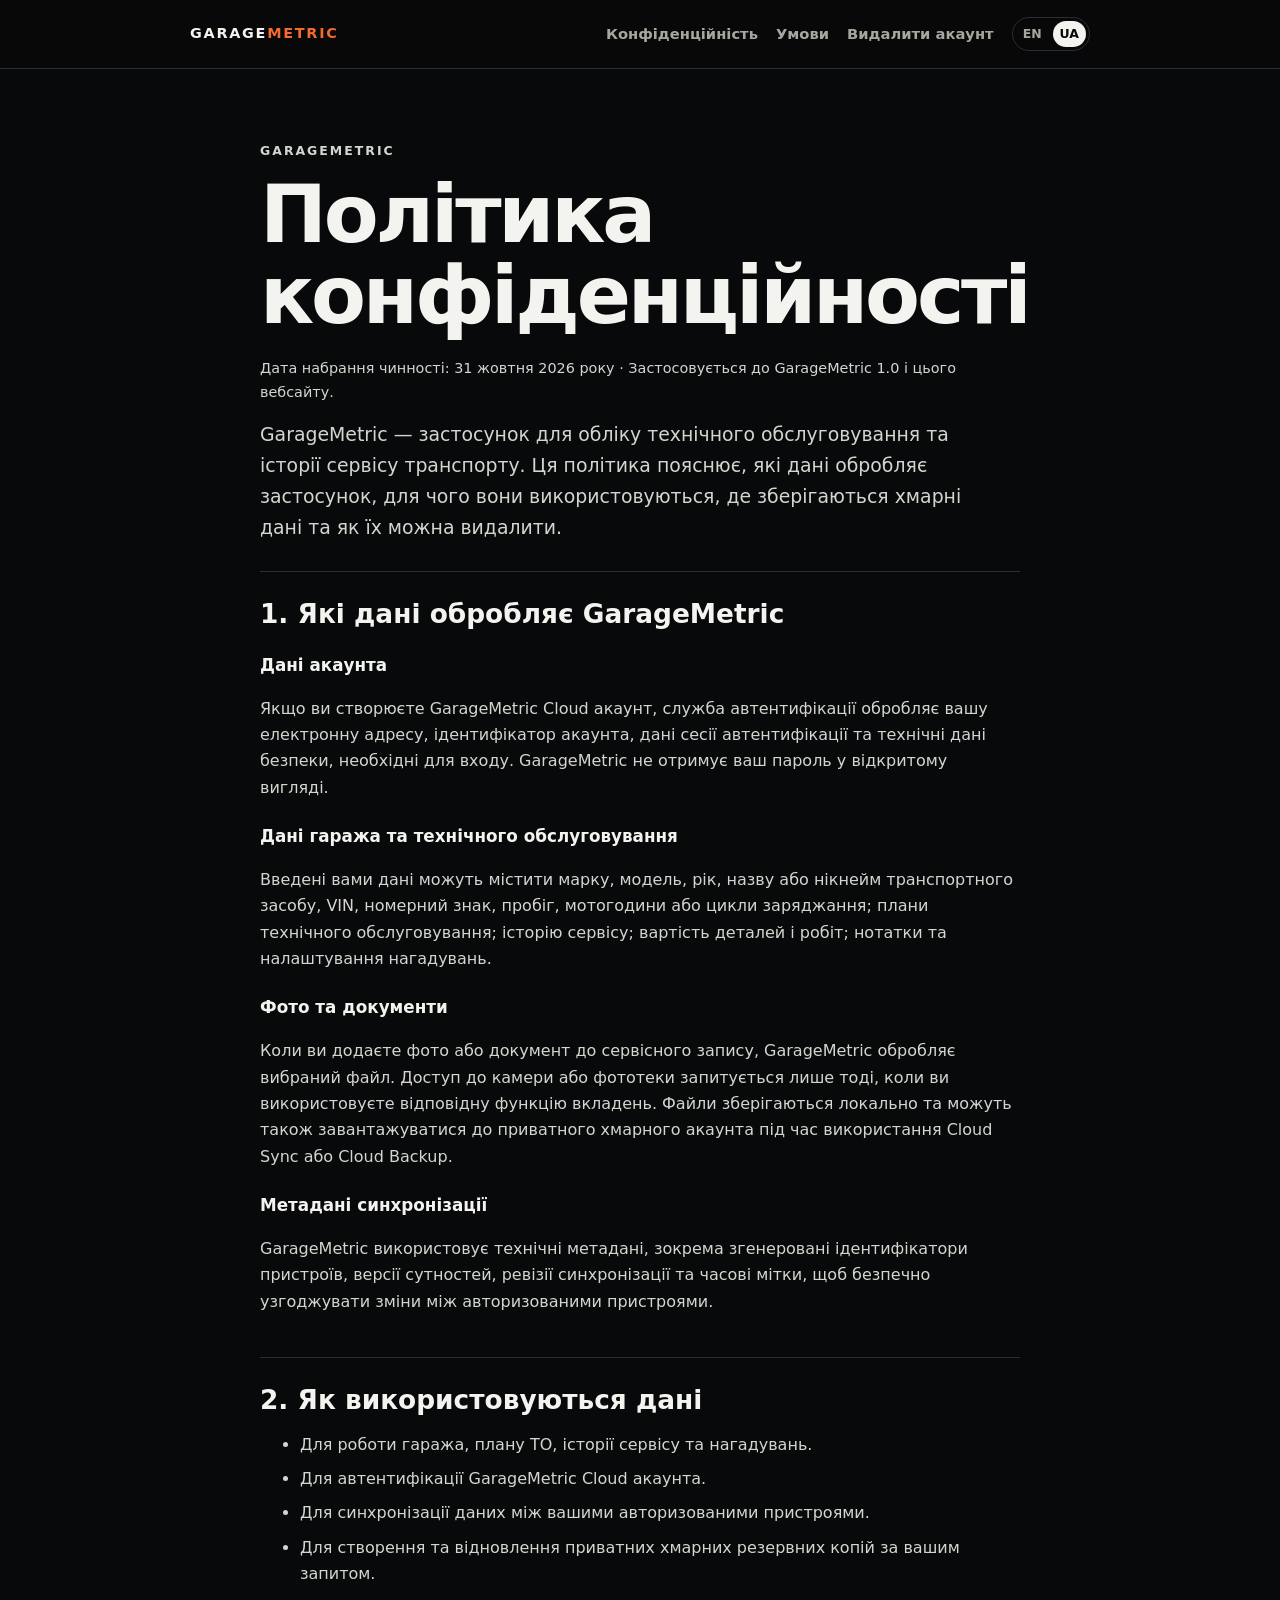
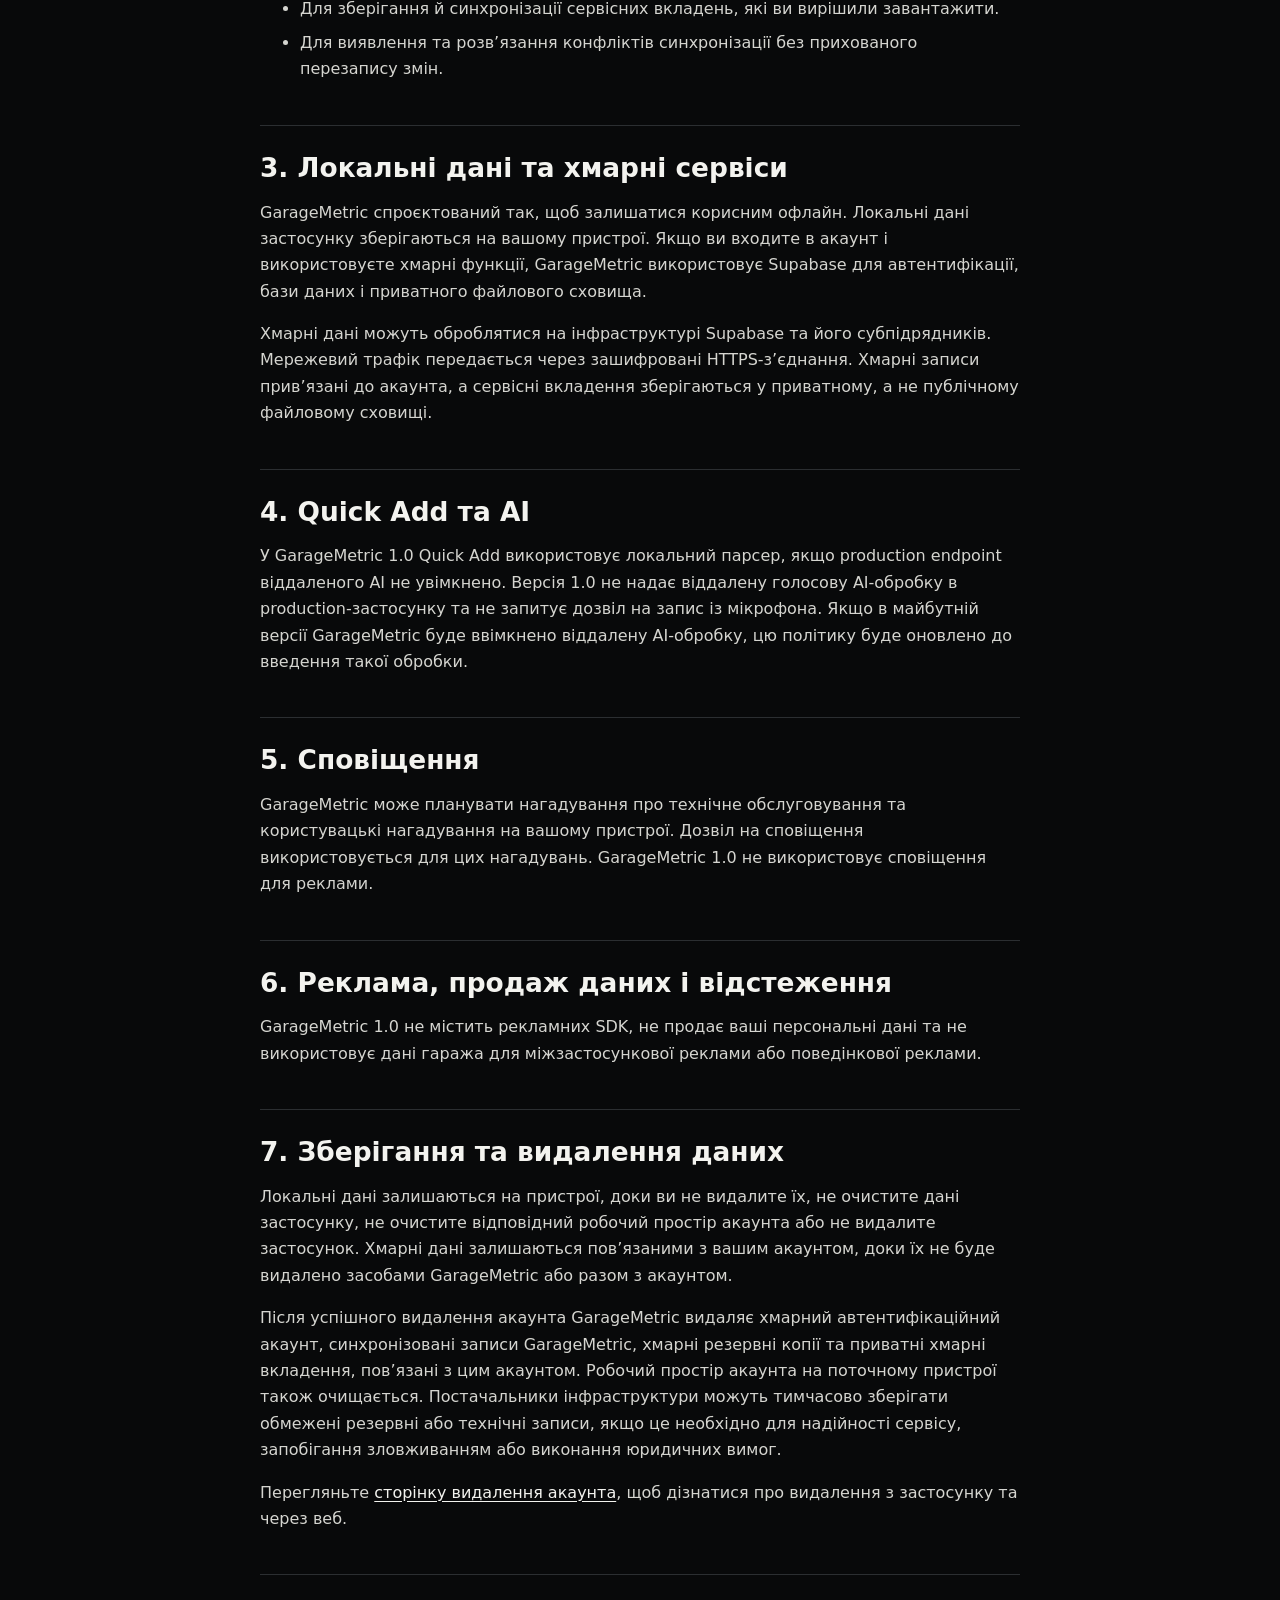
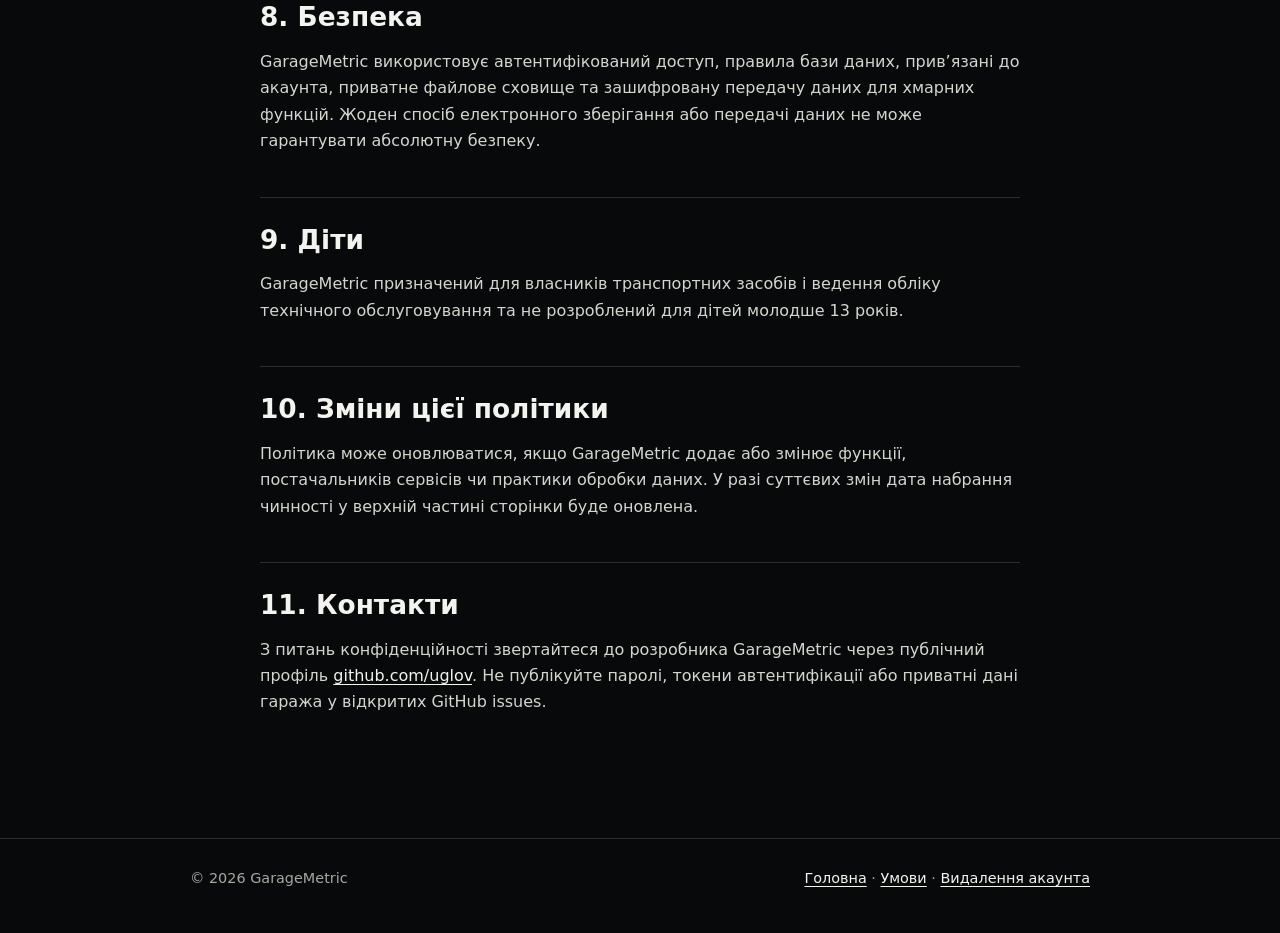
<file: uk/privacy/index.html>
<!doctype html>
<html lang="uk">
<head>
  <meta charset="utf-8">
  <meta name="viewport" content="width=device-width,initial-scale=1">
  <meta name="description" content="Політика конфіденційності GarageMetric.">
  <link rel="alternate" hreflang="en" href="https://uglov.github.io/garagemetric-site/privacy/">
  <link rel="alternate" hreflang="uk" href="https://uglov.github.io/garagemetric-site/uk/privacy/">
  <title>Політика конфіденційності · GarageMetric</title>
  <link rel="stylesheet" href="../../styles.css">
</head>
<body>
<header class="site-header">
  <div class="shell nav">
    <a class="brand" href="../">GARAGE<span>METRIC</span></a>
    <nav class="nav-links" aria-label="Головна навігація">
      <a href="./">Конфіденційність</a>
      <a href="../terms/">Умови</a>
      <a href="../delete-account/">Видалити акаунт</a>
      <span class="lang-switch" aria-label="Мова">
        <a href="../../privacy/" lang="en">EN</a>
        <a class="active" href="./" lang="uk">UA</a>
      </span>
    </nav>
  </div>
</header>
<main>
  <div class="shell prose">
    <p class="kicker">GARAGEMETRIC</p>
    <h1>Політика конфіденційності</h1>
    <p class="meta">Дата набрання чинності: 31 жовтня 2026 року · Застосовується до GarageMetric 1.0 і цього вебсайту.</p>
    <p class="lead">
      GarageMetric — застосунок для обліку технічного обслуговування та історії сервісу транспорту.
      Ця політика пояснює, які дані обробляє застосунок, для чого вони використовуються,
      де зберігаються хмарні дані та як їх можна видалити.
    </p>

    <section>
      <h2>1. Які дані обробляє GarageMetric</h2>
      <h3>Дані акаунта</h3>
      <p>
        Якщо ви створюєте GarageMetric Cloud акаунт, служба автентифікації обробляє
        вашу електронну адресу, ідентифікатор акаунта, дані сесії автентифікації
        та технічні дані безпеки, необхідні для входу. GarageMetric не отримує
        ваш пароль у відкритому вигляді.
      </p>

      <h3>Дані гаража та технічного обслуговування</h3>
      <p>
        Введені вами дані можуть містити марку, модель, рік, назву або нікнейм
        транспортного засобу, VIN, номерний знак, пробіг, мотогодини або цикли
        заряджання; плани технічного обслуговування; історію сервісу; вартість
        деталей і робіт; нотатки та налаштування нагадувань.
      </p>

      <h3>Фото та документи</h3>
      <p>
        Коли ви додаєте фото або документ до сервісного запису, GarageMetric
        обробляє вибраний файл. Доступ до камери або фототеки запитується лише
        тоді, коли ви використовуєте відповідну функцію вкладень. Файли
        зберігаються локально та можуть також завантажуватися до приватного
        хмарного акаунта під час використання Cloud Sync або Cloud Backup.
      </p>

      <h3>Метадані синхронізації</h3>
      <p>
        GarageMetric використовує технічні метадані, зокрема згенеровані
        ідентифікатори пристроїв, версії сутностей, ревізії синхронізації та
        часові мітки, щоб безпечно узгоджувати зміни між авторизованими пристроями.
      </p>
    </section>

    <section>
      <h2>2. Як використовуються дані</h2>
      <ul>
        <li>Для роботи гаража, плану ТО, історії сервісу та нагадувань.</li>
        <li>Для автентифікації GarageMetric Cloud акаунта.</li>
        <li>Для синхронізації даних між вашими авторизованими пристроями.</li>
        <li>Для створення та відновлення приватних хмарних резервних копій за вашим запитом.</li>
        <li>Для зберігання й синхронізації сервісних вкладень, які ви вирішили завантажити.</li>
        <li>Для виявлення та розв’язання конфліктів синхронізації без прихованого перезапису змін.</li>
      </ul>
    </section>

    <section>
      <h2>3. Локальні дані та хмарні сервіси</h2>
      <p>
        GarageMetric спроєктований так, щоб залишатися корисним офлайн. Локальні
        дані застосунку зберігаються на вашому пристрої. Якщо ви входите в акаунт
        і використовуєте хмарні функції, GarageMetric використовує Supabase для
        автентифікації, бази даних і приватного файлового сховища.
      </p>
      <p>
        Хмарні дані можуть оброблятися на інфраструктурі Supabase та його
        субпідрядників. Мережевий трафік передається через зашифровані HTTPS-з’єднання.
        Хмарні записи прив’язані до акаунта, а сервісні вкладення зберігаються
        у приватному, а не публічному файловому сховищі.
      </p>
    </section>

    <section>
      <h2>4. Quick Add та AI</h2>
      <p>
        У GarageMetric 1.0 Quick Add використовує локальний парсер, якщо
        production endpoint віддаленого AI не увімкнено. Версія 1.0 не надає
        віддалену голосову AI-обробку в production-застосунку та не запитує
        дозвіл на запис із мікрофона. Якщо в майбутній версії GarageMetric буде
        ввімкнено віддалену AI-обробку, цю політику буде оновлено до введення
        такої обробки.
      </p>
    </section>

    <section>
      <h2>5. Сповіщення</h2>
      <p>
        GarageMetric може планувати нагадування про технічне обслуговування та
        користувацькі нагадування на вашому пристрої. Дозвіл на сповіщення
        використовується для цих нагадувань. GarageMetric 1.0 не використовує
        сповіщення для реклами.
      </p>
    </section>

    <section>
      <h2>6. Реклама, продаж даних і відстеження</h2>
      <p>
        GarageMetric 1.0 не містить рекламних SDK, не продає ваші персональні
        дані та не використовує дані гаража для міжзастосункової реклами або
        поведінкової реклами.
      </p>
    </section>

    <section>
      <h2>7. Зберігання та видалення даних</h2>
      <p>
        Локальні дані залишаються на пристрої, доки ви не видалите їх, не
        очистите дані застосунку, не очистите відповідний робочий простір акаунта
        або не видалите застосунок. Хмарні дані залишаються пов’язаними з вашим
        акаунтом, доки їх не буде видалено засобами GarageMetric або разом з акаунтом.
      </p>
      <p>
        Після успішного видалення акаунта GarageMetric видаляє хмарний
        автентифікаційний акаунт, синхронізовані записи GarageMetric, хмарні
        резервні копії та приватні хмарні вкладення, пов’язані з цим акаунтом.
        Робочий простір акаунта на поточному пристрої також очищається.
        Постачальники інфраструктури можуть тимчасово зберігати обмежені резервні
        або технічні записи, якщо це необхідно для надійності сервісу,
        запобігання зловживанням або виконання юридичних вимог.
      </p>
      <p>
        Перегляньте <a href="../delete-account/">сторінку видалення акаунта</a>,
        щоб дізнатися про видалення з застосунку та через веб.
      </p>
    </section>

    <section>
      <h2>8. Безпека</h2>
      <p>
        GarageMetric використовує автентифікований доступ, правила бази даних,
        прив’язані до акаунта, приватне файлове сховище та зашифровану передачу
        даних для хмарних функцій. Жоден спосіб електронного зберігання або
        передачі даних не може гарантувати абсолютну безпеку.
      </p>
    </section>

    <section>
      <h2>9. Діти</h2>
      <p>
        GarageMetric призначений для власників транспортних засобів і ведення
        обліку технічного обслуговування та не розроблений для дітей молодше 13 років.
      </p>
    </section>

    <section>
      <h2>10. Зміни цієї політики</h2>
      <p>
        Політика може оновлюватися, якщо GarageMetric додає або змінює функції,
        постачальників сервісів чи практики обробки даних. У разі суттєвих змін
        дата набрання чинності у верхній частині сторінки буде оновлена.
      </p>
    </section>

    <section>
      <h2>11. Контакти</h2>
      <p>
        З питань конфіденційності звертайтеся до розробника GarageMetric через
        публічний профіль
        <a href="https://github.com/uglov" rel="noopener">github.com/uglov</a>.
        Не публікуйте паролі, токени автентифікації або приватні дані гаража
        у відкритих GitHub issues.
      </p>
    </section>
  </div>
</main>
<footer class="footer">
  <div class="shell footer-row">
    <span>© 2026 GarageMetric</span>
    <span><a href="../">Головна</a> · <a href="../terms/">Умови</a> · <a href="../delete-account/">Видалення акаунта</a></span>
  </div>
</footer>
</body>
</html>
</file>
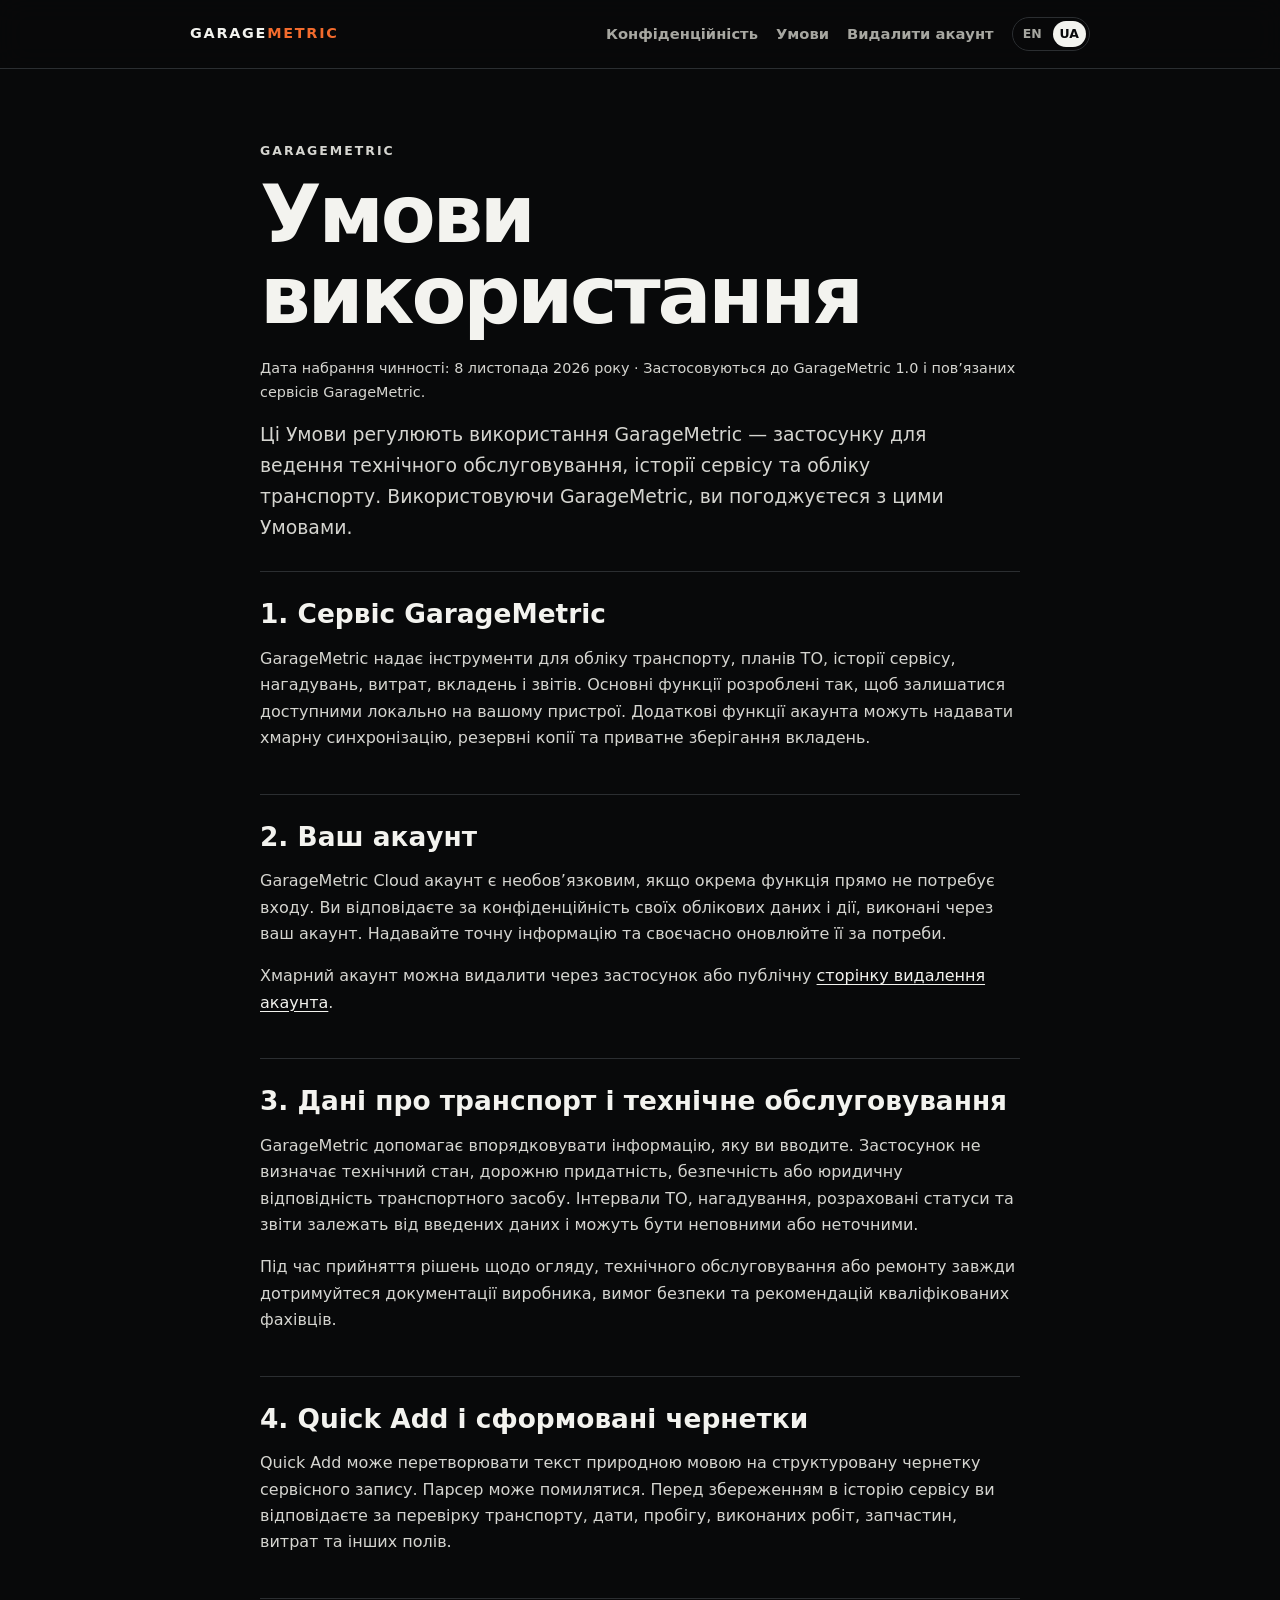
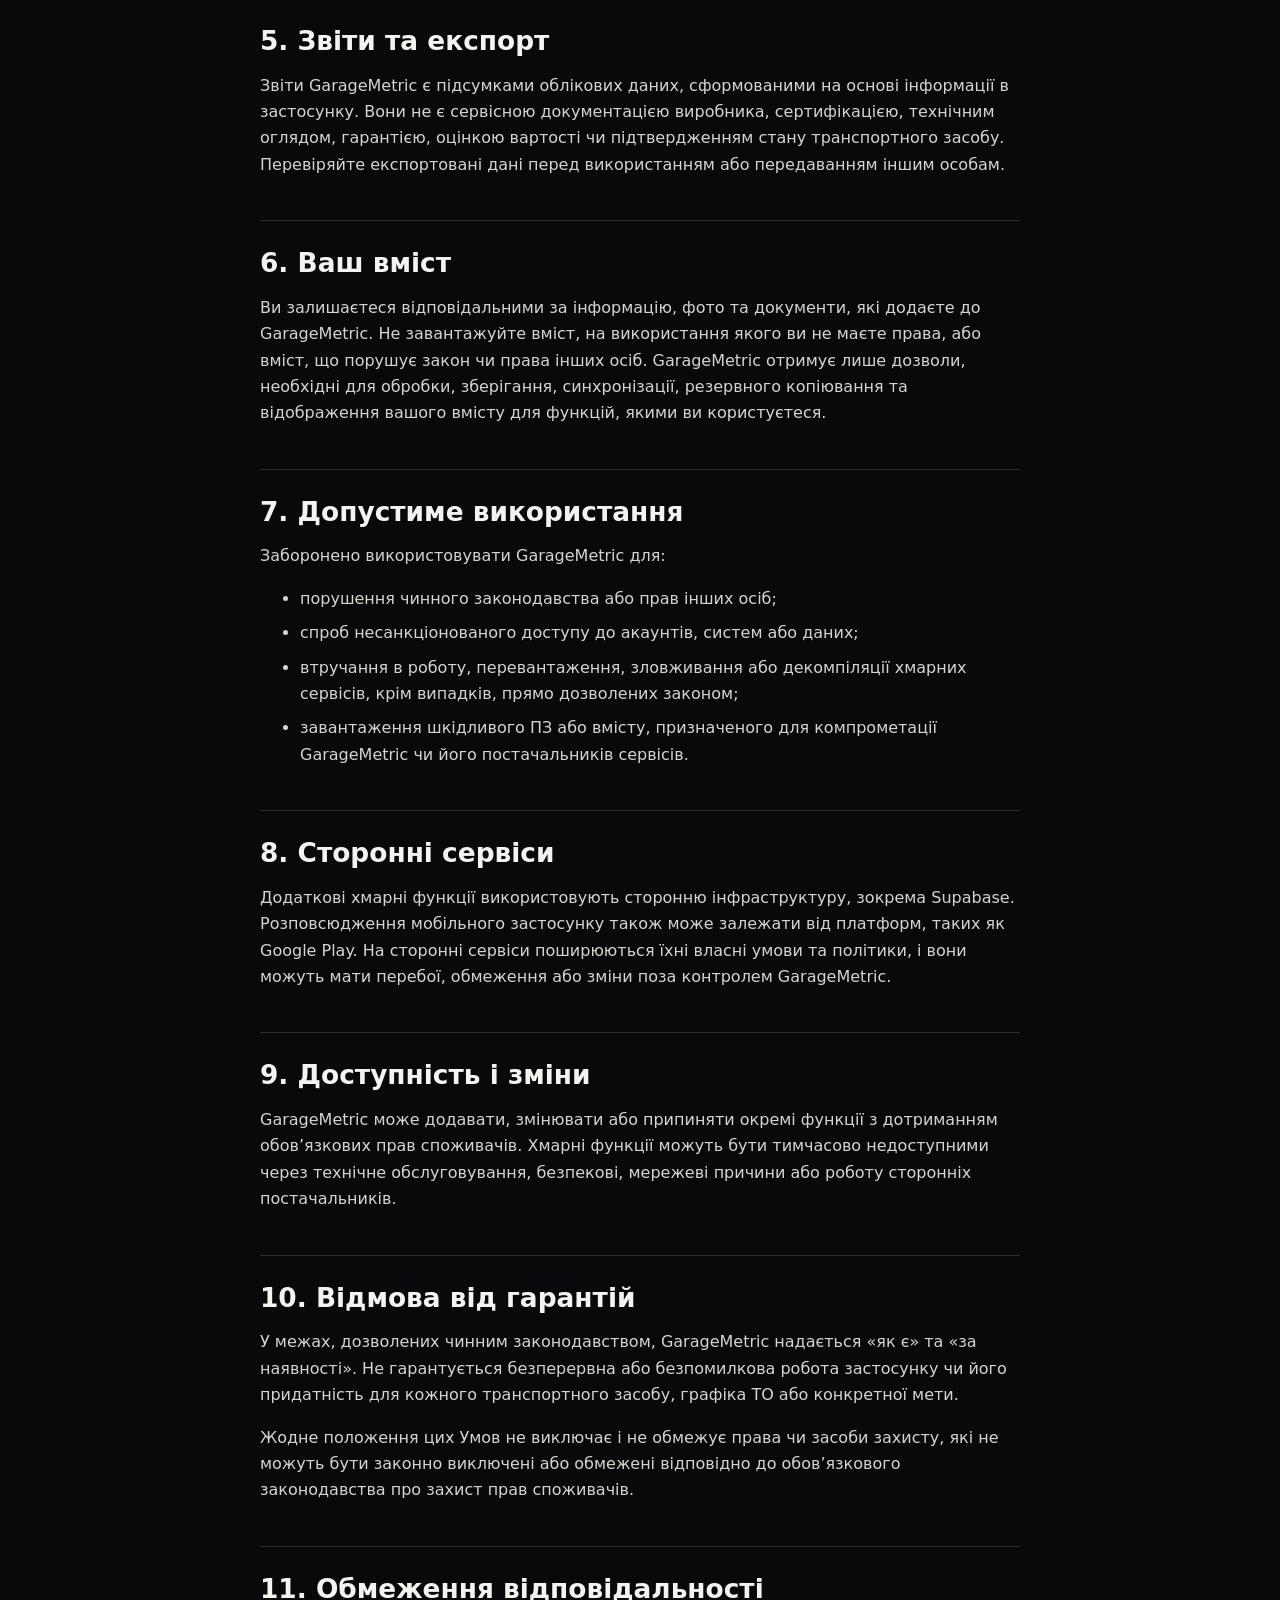
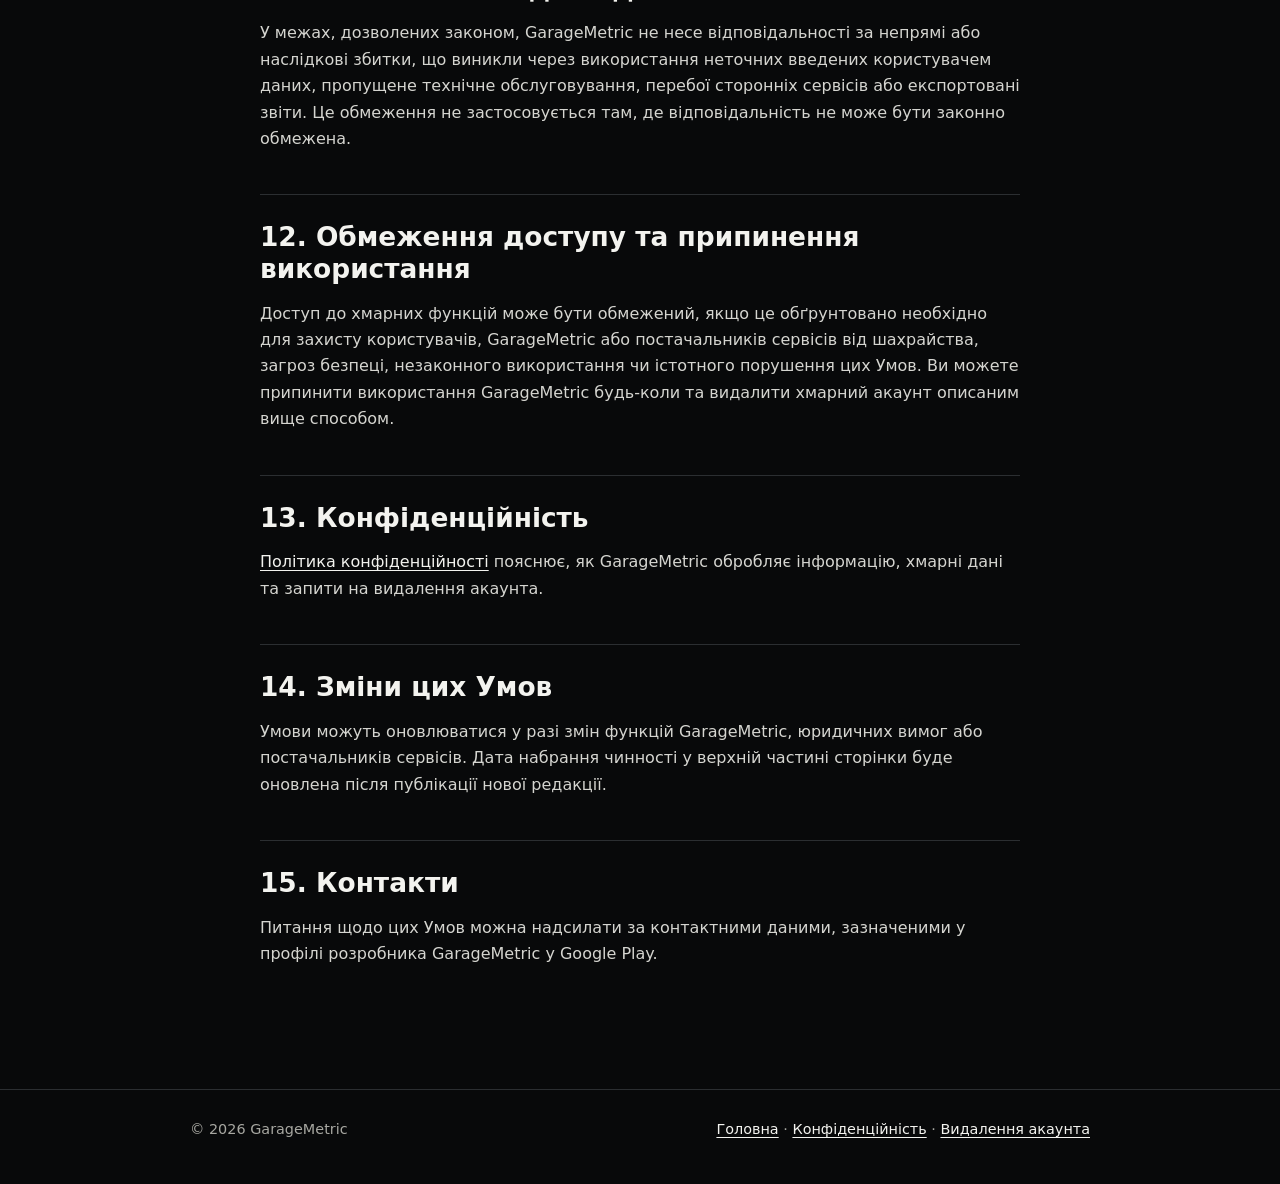
<file: uk/terms/index.html>
<!doctype html>
<html lang="uk">
<head>
  <meta charset="utf-8">
  <meta name="viewport" content="width=device-width,initial-scale=1">
  <meta name="description" content="Умови використання GarageMetric.">
  <link rel="alternate" hreflang="en" href="https://uglov.github.io/garagemetric-site/terms/">
  <link rel="alternate" hreflang="uk" href="https://uglov.github.io/garagemetric-site/uk/terms/">
  <title>Умови використання · GarageMetric</title>
  <link rel="stylesheet" href="../../styles.css">
</head>
<body>
<header class="site-header">
  <div class="shell nav">
    <a class="brand" href="../">GARAGE<span>METRIC</span></a>
    <nav class="nav-links" aria-label="Головна навігація">
      <a href="../privacy/">Конфіденційність</a>
      <a href="./">Умови</a>
      <a href="../delete-account/">Видалити акаунт</a>
      <span class="lang-switch" aria-label="Мова">
        <a href="../../terms/" lang="en">EN</a>
        <a class="active" href="./" lang="uk">UA</a>
      </span>
    </nav>
  </div>
</header>
<main>
  <div class="shell prose">
    <p class="kicker">GARAGEMETRIC</p>
    <h1>Умови використання</h1>
    <p class="meta">Дата набрання чинності: 8 листопада 2026 року · Застосовуються до GarageMetric 1.0 і пов’язаних сервісів GarageMetric.</p>
    <p class="lead">
      Ці Умови регулюють використання GarageMetric — застосунку для ведення
      технічного обслуговування, історії сервісу та обліку транспорту.
      Використовуючи GarageMetric, ви погоджуєтеся з цими Умовами.
    </p>

    <section>
      <h2>1. Сервіс GarageMetric</h2>
      <p>
        GarageMetric надає інструменти для обліку транспорту, планів ТО,
        історії сервісу, нагадувань, витрат, вкладень і звітів. Основні функції
        розроблені так, щоб залишатися доступними локально на вашому пристрої.
        Додаткові функції акаунта можуть надавати хмарну синхронізацію,
        резервні копії та приватне зберігання вкладень.
      </p>
    </section>

    <section>
      <h2>2. Ваш акаунт</h2>
      <p>
        GarageMetric Cloud акаунт є необов’язковим, якщо окрема функція прямо
        не потребує входу. Ви відповідаєте за конфіденційність своїх облікових
        даних і дії, виконані через ваш акаунт. Надавайте точну інформацію та
        своєчасно оновлюйте її за потреби.
      </p>
      <p>
        Хмарний акаунт можна видалити через застосунок або публічну
        <a href="../delete-account/">сторінку видалення акаунта</a>.
      </p>
    </section>

    <section>
      <h2>3. Дані про транспорт і технічне обслуговування</h2>
      <p>
        GarageMetric допомагає впорядковувати інформацію, яку ви вводите.
        Застосунок не визначає технічний стан, дорожню придатність, безпечність
        або юридичну відповідність транспортного засобу. Інтервали ТО,
        нагадування, розраховані статуси та звіти залежать від введених даних і
        можуть бути неповними або неточними.
      </p>
      <p>
        Під час прийняття рішень щодо огляду, технічного обслуговування або
        ремонту завжди дотримуйтеся документації виробника, вимог безпеки та
        рекомендацій кваліфікованих фахівців.
      </p>
    </section>

    <section>
      <h2>4. Quick Add і сформовані чернетки</h2>
      <p>
        Quick Add може перетворювати текст природною мовою на структуровану
        чернетку сервісного запису. Парсер може помилятися. Перед збереженням в
        історію сервісу ви відповідаєте за перевірку транспорту, дати, пробігу,
        виконаних робіт, запчастин, витрат та інших полів.
      </p>
    </section>

    <section>
      <h2>5. Звіти та експорт</h2>
      <p>
        Звіти GarageMetric є підсумками облікових даних, сформованими на основі
        інформації в застосунку. Вони не є сервісною документацією виробника,
        сертифікацією, технічним оглядом, гарантією, оцінкою вартості чи
        підтвердженням стану транспортного засобу. Перевіряйте експортовані
        дані перед використанням або передаванням іншим особам.
      </p>
    </section>

    <section>
      <h2>6. Ваш вміст</h2>
      <p>
        Ви залишаєтеся відповідальними за інформацію, фото та документи, які
        додаєте до GarageMetric. Не завантажуйте вміст, на використання якого ви
        не маєте права, або вміст, що порушує закон чи права інших осіб.
        GarageMetric отримує лише дозволи, необхідні для обробки, зберігання,
        синхронізації, резервного копіювання та відображення вашого вмісту для
        функцій, якими ви користуєтеся.
      </p>
    </section>

    <section>
      <h2>7. Допустиме використання</h2>
      <p>Заборонено використовувати GarageMetric для:</p>
      <ul>
        <li>порушення чинного законодавства або прав інших осіб;</li>
        <li>спроб несанкціонованого доступу до акаунтів, систем або даних;</li>
        <li>втручання в роботу, перевантаження, зловживання або декомпіляції хмарних сервісів, крім випадків, прямо дозволених законом;</li>
        <li>завантаження шкідливого ПЗ або вмісту, призначеного для компрометації GarageMetric чи його постачальників сервісів.</li>
      </ul>
    </section>

    <section>
      <h2>8. Сторонні сервіси</h2>
      <p>
        Додаткові хмарні функції використовують сторонню інфраструктуру,
        зокрема Supabase. Розповсюдження мобільного застосунку також може
        залежати від платформ, таких як Google Play. На сторонні сервіси
        поширюються їхні власні умови та політики, і вони можуть мати перебої,
        обмеження або зміни поза контролем GarageMetric.
      </p>
    </section>

    <section>
      <h2>9. Доступність і зміни</h2>
      <p>
        GarageMetric може додавати, змінювати або припиняти окремі функції з
        дотриманням обов’язкових прав споживачів. Хмарні функції можуть бути
        тимчасово недоступними через технічне обслуговування, безпекові,
        мережеві причини або роботу сторонніх постачальників.
      </p>
    </section>

    <section>
      <h2>10. Відмова від гарантій</h2>
      <p>
        У межах, дозволених чинним законодавством, GarageMetric надається
        «як є» та «за наявності». Не гарантується безперервна або безпомилкова
        робота застосунку чи його придатність для кожного транспортного засобу,
        графіка ТО або конкретної мети.
      </p>
      <p>
        Жодне положення цих Умов не виключає і не обмежує права чи засоби
        захисту, які не можуть бути законно виключені або обмежені відповідно
        до обов’язкового законодавства про захист прав споживачів.
      </p>
    </section>

    <section>
      <h2>11. Обмеження відповідальності</h2>
      <p>
        У межах, дозволених законом, GarageMetric не несе відповідальності за
        непрямі або наслідкові збитки, що виникли через використання неточних
        введених користувачем даних, пропущене технічне обслуговування, перебої
        сторонніх сервісів або експортовані звіти. Це обмеження не
        застосовується там, де відповідальність не може бути законно обмежена.
      </p>
    </section>

    <section>
      <h2>12. Обмеження доступу та припинення використання</h2>
      <p>
        Доступ до хмарних функцій може бути обмежений, якщо це обґрунтовано
        необхідно для захисту користувачів, GarageMetric або постачальників
        сервісів від шахрайства, загроз безпеці, незаконного використання чи
        істотного порушення цих Умов. Ви можете припинити використання
        GarageMetric будь-коли та видалити хмарний акаунт описаним вище способом.
      </p>
    </section>

    <section>
      <h2>13. Конфіденційність</h2>
      <p>
        <a href="../privacy/">Політика конфіденційності</a> пояснює, як
        GarageMetric обробляє інформацію, хмарні дані та запити на видалення
        акаунта.
      </p>
    </section>

    <section>
      <h2>14. Зміни цих Умов</h2>
      <p>
        Умови можуть оновлюватися у разі змін функцій GarageMetric, юридичних
        вимог або постачальників сервісів. Дата набрання чинності у верхній
        частині сторінки буде оновлена після публікації нової редакції.
      </p>
    </section>

    <section>
      <h2>15. Контакти</h2>
      <p>
        Питання щодо цих Умов можна надсилати за контактними даними,
        зазначеними у профілі розробника GarageMetric у Google Play.
      </p>
    </section>
  </div>
</main>
<footer class="footer">
  <div class="shell footer-row">
    <span>© 2026 GarageMetric</span>
    <span><a href="../">Головна</a> · <a href="../privacy/">Конфіденційність</a> · <a href="../delete-account/">Видалення акаунта</a></span>
  </div>
</footer>
</body>
</html>
</file>
<file: styles.css>
:root{
  color-scheme:dark;
  --bg:#08090a;--surface:#111315;--surface-2:#17191c;
  --text:#f3f3ef;--muted:#a7a7a1;--line:#2b2e31;
  --accent:#f36b2d;--danger:#ff6b5f;--max:900px;
}
*{box-sizing:border-box}
html{scroll-behavior:smooth}
body{margin:0;background:var(--bg);color:var(--text);font-family:Inter,ui-sans-serif,system-ui,-apple-system,BlinkMacSystemFont,"Segoe UI",sans-serif;line-height:1.65}
a{color:var(--text);text-underline-offset:3px}a:hover{color:var(--accent)}
.shell{width:min(calc(100% - 32px),var(--max));margin:0 auto}
.site-header{position:sticky;top:0;z-index:10;background:rgba(8,9,10,.88);backdrop-filter:blur(14px);border-bottom:1px solid var(--line)}
.nav{min-height:68px;display:flex;align-items:center;justify-content:space-between;gap:20px}
.brand{text-decoration:none;font-weight:900;letter-spacing:.12em;font-size:.9rem}.brand span{color:var(--accent)}
.nav-links{display:flex;gap:18px;flex-wrap:wrap;align-items:center}.nav-links a{text-decoration:none;color:var(--muted);font-size:.92rem;font-weight:700}.nav-links a:hover{color:var(--text)}.lang-switch{display:inline-flex;gap:4px;padding:3px;border:1px solid var(--line);border-radius:999px}.lang-switch a{padding:3px 7px;border-radius:999px;font-size:.78rem}.lang-switch a.active{background:var(--text);color:var(--bg)}
main{padding:72px 0 80px}.hero{padding:44px 0 54px}
.kicker{margin:0 0 12px;color:var(--accent);font-size:.78rem;font-weight:900;letter-spacing:.16em}
h1{font-size:clamp(2.5rem,7vw,5rem);line-height:1.02;letter-spacing:-.04em;margin:0 0 20px}
h2{font-size:1.65rem;line-height:1.2;margin:0 0 14px}h3{font-size:1.05rem;margin:22px 0 6px}
.lead{max-width:720px;font-size:1.18rem;color:var(--muted);margin:0 0 28px}
.actions{display:flex;gap:12px;flex-wrap:wrap}
.button{display:inline-flex;align-items:center;justify-content:center;min-height:46px;padding:0 18px;border-radius:12px;background:var(--accent);color:#fff;text-decoration:none;font-weight:900;border:1px solid var(--accent);cursor:pointer;font:inherit}
.button.secondary{background:transparent;border-color:var(--line);color:var(--text)}.button.danger{background:var(--danger);border-color:var(--danger);color:#130606}.button:disabled{opacity:.55;cursor:not-allowed}
.grid{display:grid;grid-template-columns:repeat(3,minmax(0,1fr));gap:14px;margin-top:34px}
.card{background:var(--surface);border:1px solid var(--line);border-radius:18px;padding:22px}.card p:last-child{margin-bottom:0}
.muted,.meta{color:var(--muted)}.meta{font-size:.9rem}.prose{max-width:760px}.prose section{padding:26px 0;border-top:1px solid var(--line)}.prose p,.prose ul,.prose ol{color:#d5d5d0}.prose li+li{margin-top:8px}
.notice{margin:22px 0;padding:16px 18px;border-radius:14px;border:1px solid #5d4721;background:#19140b;color:#f0d7a4}
.success{padding:14px 16px;border-radius:12px;border:1px solid #315c40;background:#0f1912;color:#bde6c9}
.error{padding:14px 16px;border-radius:12px;border:1px solid #6d302b;background:#1d0e0c;color:#ffc3bd}
.form{display:grid;gap:14px;margin-top:20px}label{font-weight:800;font-size:.92rem}
input[type="email"],input[type="password"]{width:100%;margin-top:6px;border:1px solid var(--line);border-radius:12px;background:var(--surface-2);color:var(--text);padding:13px 14px;font:inherit}
.check{display:flex;align-items:flex-start;gap:10px;color:#d5d5d0}.check input{margin-top:5px}
.footer{border-top:1px solid var(--line);padding:28px 0 42px;color:var(--muted);font-size:.9rem}.footer-row{display:flex;justify-content:space-between;gap:20px;flex-wrap:wrap}
code{background:var(--surface-2);padding:.15em .35em;border-radius:6px}
@media(max-width:720px){.nav{align-items:flex-start;padding:16px 0;flex-direction:column}.grid{grid-template-columns:1fr}main{padding-top:42px}}
</file>
